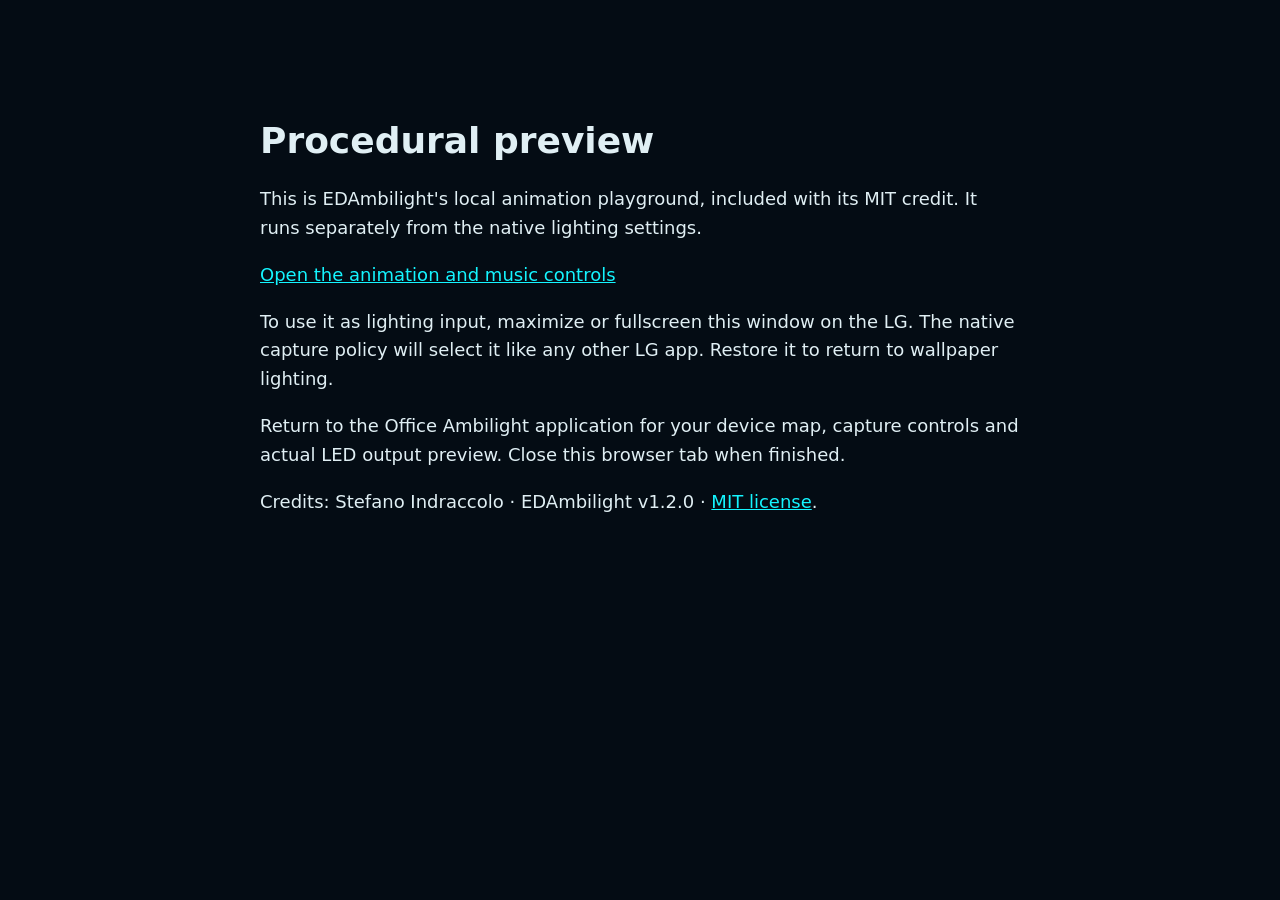
<file: third_party/ed-preview/index.html>
<!doctype html><html lang="en"><meta charset="utf-8"><meta name="viewport" content="width=device-width,initial-scale=1">
<title>Office Ambilight · procedural preview</title>
<style>body{background:#040c14;color:#e0eff4;font:18px system-ui;margin:8vh auto;padding:24px;max-width:760px}a{color:#14f5ff}p{line-height:1.6}</style>
<h1>Procedural preview</h1><p>This is EDAmbilight's local animation playground, included with its MIT credit. It runs separately from the native lighting settings.</p>
<p><a href="preview.html">Open the animation and music controls</a></p>
<p>To use it as lighting input, maximize or fullscreen this window on the LG. The native capture policy will select it like any other LG app. Restore it to return to wallpaper lighting.</p>
<p>Return to the Office Ambilight application for your device map, capture controls and actual LED output preview. Close this browser tab when finished.</p>
<p>Credits: Stefano Indraccolo · EDAmbilight v1.2.0 · <a href="LICENSE">MIT license</a>.</p></html>
</file>
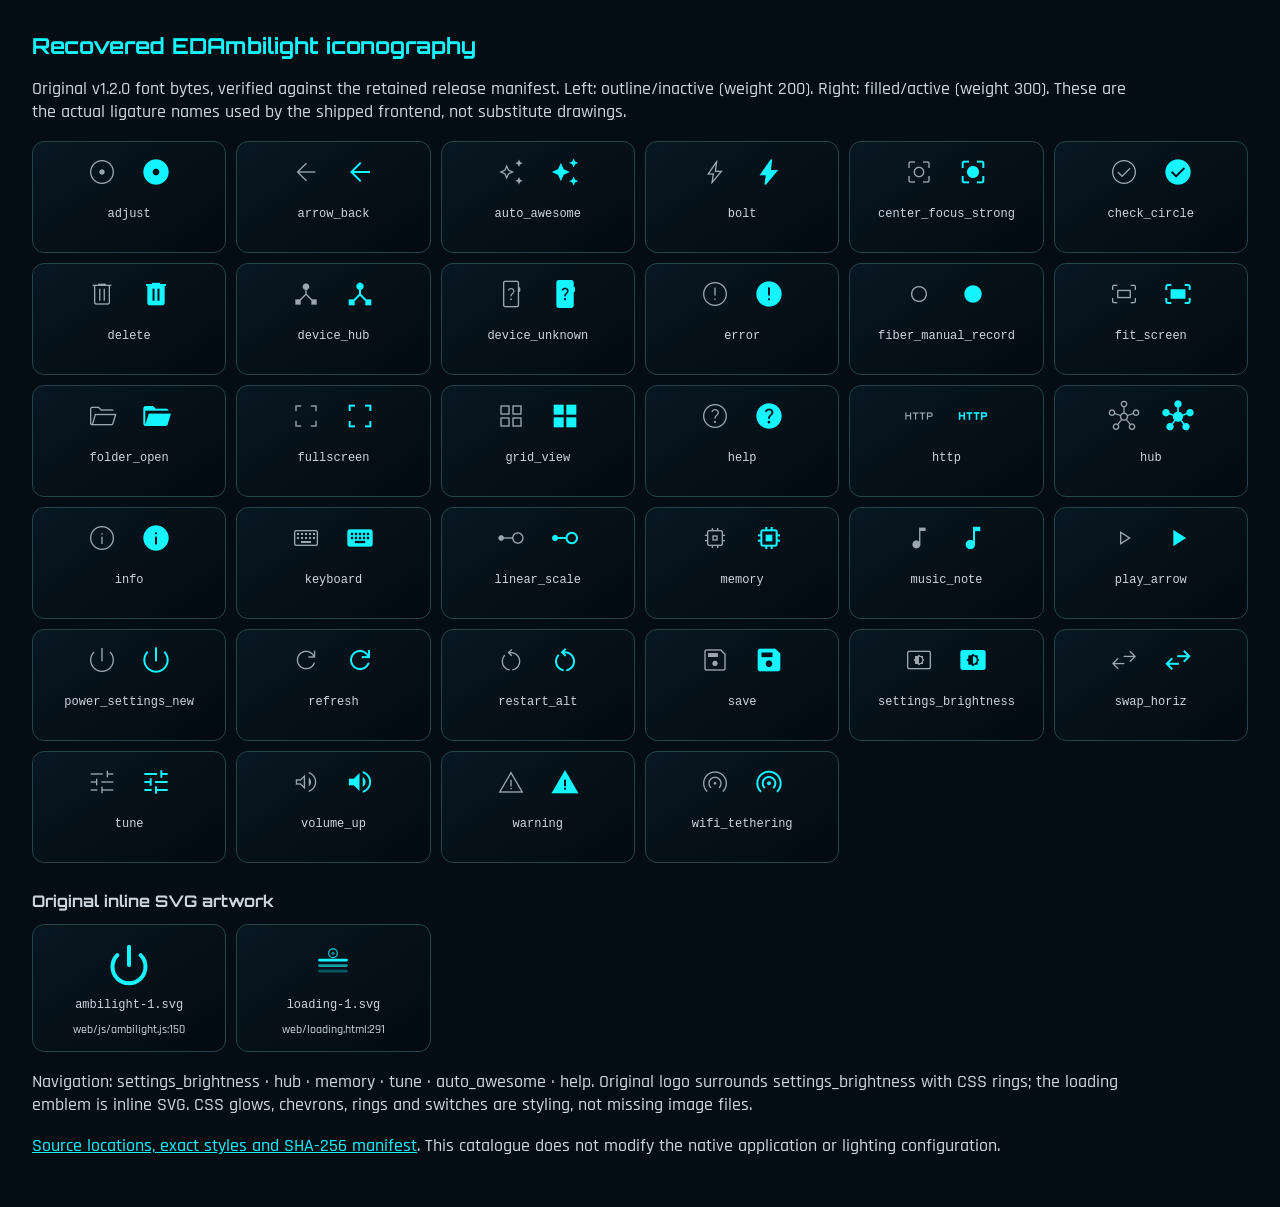
<file: design-reference/iconography/contact-sheet.html>
<!doctype html><html lang="en"><meta charset="utf-8">
<title>Recovered EDAmbilight iconography</title>
<style>
@font-face{font-family:Symbols;src:url('../../third_party/ed-preview/fonts/MaterialSymbolsOutlined.woff2') format('woff2');font-weight:100 700}
@font-face{font-family:Orbitron;src:url('../../third_party/ed-preview/fonts/Orbitron-700.woff2')}
@font-face{font-family:Rajdhani;src:url('../../third_party/ed-preview/fonts/Rajdhani-500.woff2')}
*{box-sizing:border-box}body{margin:0;padding:32px;background:#040c14;color:#cdd6e0;font:18px Rajdhani,sans-serif}
h1{font:22px Orbitron;color:#14f5ff;margin:0 0 16px}h2{font:16px Orbitron;margin-top:28px}p{max-width:1100px}
.grid{display:grid;grid-template-columns:repeat(6,minmax(0,1fr));gap:10px}article{border:1px solid #24444b;border-radius:12px;background:linear-gradient(145deg,#091722,#020a10);padding:14px;text-align:center;min-height:112px}
.samples{display:flex;justify-content:center;gap:22px;margin-bottom:12px}.glyph{font-family:Symbols;font-size:32px;line-height:1;font-variation-settings:'FILL' 0,'wght' 200,'GRAD' 0,'opsz' 24;font-feature-settings:'liga';color:#9ca6af}.active{font-variation-settings:'FILL' 1,'wght' 300,'GRAD' 0,'opsz' 24;color:#14f5ff}
code{font:12px monospace;overflow-wrap:anywhere}small{display:block;font-size:12px;margin-top:8px}.original-svg{height:52px;display:flex;align-items:center;justify-content:center;color:#14f5ff}.original-svg svg{width:44px;height:44px}a{color:#14f5ff}
</style><h1>Recovered EDAmbilight iconography</h1>
<p>Original v1.2.0 font bytes, verified against the retained release manifest. Left: outline/inactive (weight 200). Right: filled/active (weight 300). These are the actual ligature names used by the shipped frontend, not substitute drawings.</p>
<div class="grid"><article><div class="samples"><span class="glyph">adjust</span><span class="glyph active">adjust</span></div><code>adjust</code></article><article><div class="samples"><span class="glyph">arrow_back</span><span class="glyph active">arrow_back</span></div><code>arrow_back</code></article><article><div class="samples"><span class="glyph">auto_awesome</span><span class="glyph active">auto_awesome</span></div><code>auto_awesome</code></article><article><div class="samples"><span class="glyph">bolt</span><span class="glyph active">bolt</span></div><code>bolt</code></article><article><div class="samples"><span class="glyph">center_focus_strong</span><span class="glyph active">center_focus_strong</span></div><code>center_focus_strong</code></article><article><div class="samples"><span class="glyph">check_circle</span><span class="glyph active">check_circle</span></div><code>check_circle</code></article><article><div class="samples"><span class="glyph">delete</span><span class="glyph active">delete</span></div><code>delete</code></article><article><div class="samples"><span class="glyph">device_hub</span><span class="glyph active">device_hub</span></div><code>device_hub</code></article><article><div class="samples"><span class="glyph">device_unknown</span><span class="glyph active">device_unknown</span></div><code>device_unknown</code></article><article><div class="samples"><span class="glyph">error</span><span class="glyph active">error</span></div><code>error</code></article><article><div class="samples"><span class="glyph">fiber_manual_record</span><span class="glyph active">fiber_manual_record</span></div><code>fiber_manual_record</code></article><article><div class="samples"><span class="glyph">fit_screen</span><span class="glyph active">fit_screen</span></div><code>fit_screen</code></article><article><div class="samples"><span class="glyph">folder_open</span><span class="glyph active">folder_open</span></div><code>folder_open</code></article><article><div class="samples"><span class="glyph">fullscreen</span><span class="glyph active">fullscreen</span></div><code>fullscreen</code></article><article><div class="samples"><span class="glyph">grid_view</span><span class="glyph active">grid_view</span></div><code>grid_view</code></article><article><div class="samples"><span class="glyph">help</span><span class="glyph active">help</span></div><code>help</code></article><article><div class="samples"><span class="glyph">http</span><span class="glyph active">http</span></div><code>http</code></article><article><div class="samples"><span class="glyph">hub</span><span class="glyph active">hub</span></div><code>hub</code></article><article><div class="samples"><span class="glyph">info</span><span class="glyph active">info</span></div><code>info</code></article><article><div class="samples"><span class="glyph">keyboard</span><span class="glyph active">keyboard</span></div><code>keyboard</code></article><article><div class="samples"><span class="glyph">linear_scale</span><span class="glyph active">linear_scale</span></div><code>linear_scale</code></article><article><div class="samples"><span class="glyph">memory</span><span class="glyph active">memory</span></div><code>memory</code></article><article><div class="samples"><span class="glyph">music_note</span><span class="glyph active">music_note</span></div><code>music_note</code></article><article><div class="samples"><span class="glyph">play_arrow</span><span class="glyph active">play_arrow</span></div><code>play_arrow</code></article><article><div class="samples"><span class="glyph">power_settings_new</span><span class="glyph active">power_settings_new</span></div><code>power_settings_new</code></article><article><div class="samples"><span class="glyph">refresh</span><span class="glyph active">refresh</span></div><code>refresh</code></article><article><div class="samples"><span class="glyph">restart_alt</span><span class="glyph active">restart_alt</span></div><code>restart_alt</code></article><article><div class="samples"><span class="glyph">save</span><span class="glyph active">save</span></div><code>save</code></article><article><div class="samples"><span class="glyph">settings_brightness</span><span class="glyph active">settings_brightness</span></div><code>settings_brightness</code></article><article><div class="samples"><span class="glyph">swap_horiz</span><span class="glyph active">swap_horiz</span></div><code>swap_horiz</code></article><article><div class="samples"><span class="glyph">tune</span><span class="glyph active">tune</span></div><code>tune</code></article><article><div class="samples"><span class="glyph">volume_up</span><span class="glyph active">volume_up</span></div><code>volume_up</code></article><article><div class="samples"><span class="glyph">warning</span><span class="glyph active">warning</span></div><code>warning</code></article><article><div class="samples"><span class="glyph">wifi_tethering</span><span class="glyph active">wifi_tethering</span></div><code>wifi_tethering</code></article></div><h2>Original inline SVG artwork</h2><div class="grid"><article><div class="original-svg"><svg xmlns="http://www.w3.org/2000/svg" viewBox="0 0 24 24" fill="none" stroke="currentColor"
    stroke-width="2.2" stroke-linecap="round" width="15" height="15"
    style="position:relative;z-index:1;pointer-events:none;">
  <path d="M18.36 6.64a9 9 0 1 1-12.73 0"/>
  <line x1="12" y1="2" x2="12" y2="12"/>
</svg></div><code>ambilight-1.svg</code><small>web/js/ambilight.js:150</small></article><article><div class="original-svg"><svg xmlns="http://www.w3.org/2000/svg" viewBox="0 0 56 56" fill="none" width="52" height="52">
                    <!-- Screen glow bars -->
                    <rect x="9"  y="20" width="38" height="3.5" rx="1.75" fill="#14F5FF"/>
                    <rect x="9"  y="27" width="38" height="3.5" rx="1.75" fill="#14F5FF" opacity=".62"/>
                    <rect x="9"  y="34" width="38" height="3.5" rx="1.75" fill="#14F5FF" opacity=".30"/>
                    <!-- Monitor dot -->
                    <circle cx="28" cy="13" r="5.5" stroke="#14F5FF" stroke-width="1.5" opacity=".85"/>
                    <circle cx="28" cy="13" r="2"   fill="#14F5FF" opacity=".55"/>
                </svg></div><code>loading-1.svg</code><small>web/loading.html:291</small></article></div>
<p>Navigation: settings_brightness · hub · memory · tune · auto_awesome · help. Original logo surrounds settings_brightness with CSS rings; the loading emblem is inline SVG. CSS glows, chevrons, rings and switches are styling, not missing image files.</p>
<p><a href="manifest.json">Source locations, exact styles and SHA-256 manifest</a>. This catalogue does not modify the native application or lighting configuration.</p></html>
</file>
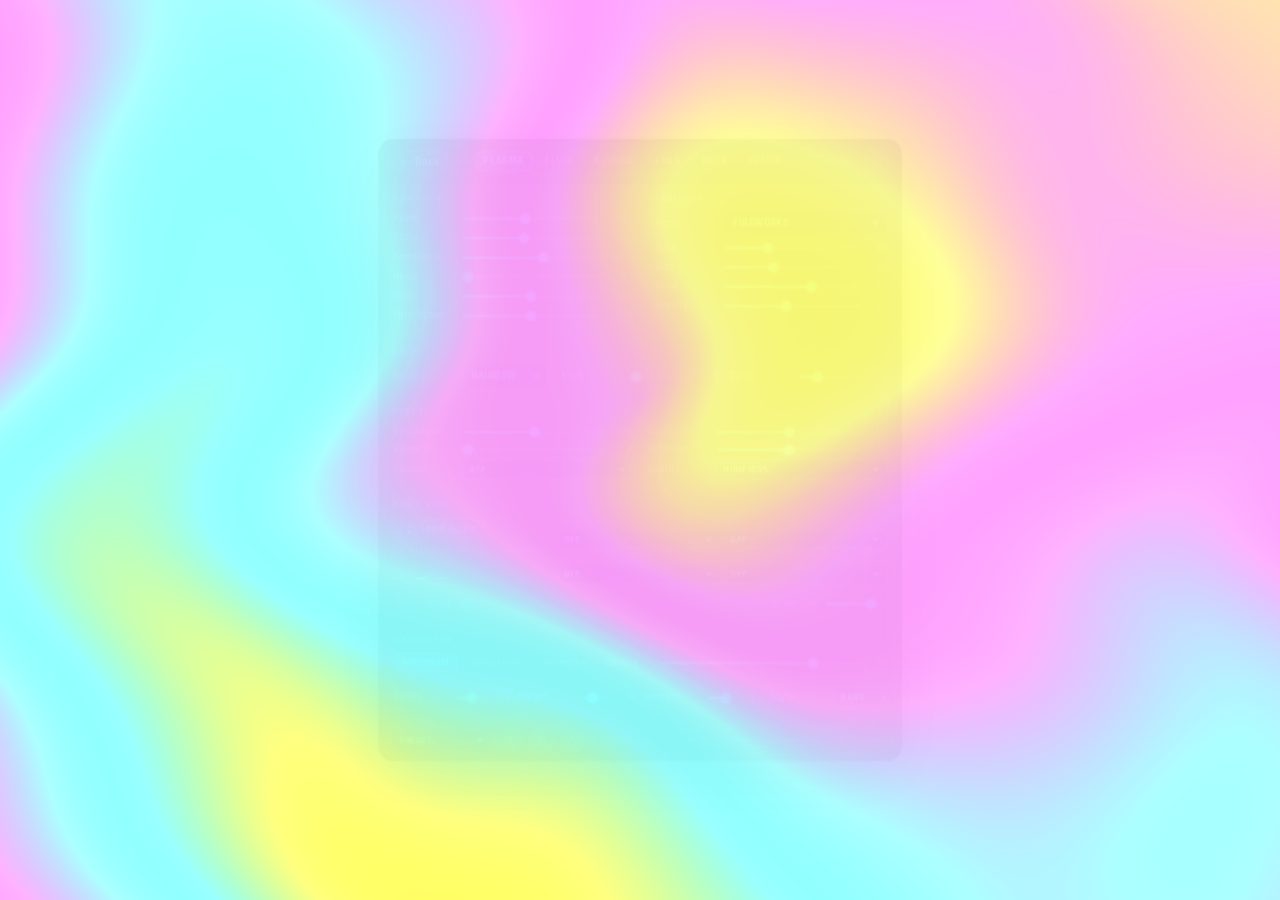
<file: third_party/ed-preview/preview.html>
<!DOCTYPE html>
<html lang="it">
<head>
    <meta charset="UTF-8">
    <meta name="viewport" content="width=device-width, initial-scale=1.0">
    <title>EDAmbilight — Live Preview</title>
    <link href="css/fonts.css" rel="stylesheet">
    <style>
        @font-face {
            font-family:'Material Symbols Outlined'; font-style:normal; font-weight:100 700;
            src:url('fonts/MaterialSymbolsOutlined.woff2') format('woff2'); font-display:block;
        }
        .material-symbols-outlined {
            font-family:'Material Symbols Outlined'; font-style:normal; font-weight:normal;
            font-size:24px; display:inline-block; line-height:1; text-transform:none;
            letter-spacing:normal; word-wrap:normal; white-space:nowrap; direction:ltr;
            font-variation-settings:'FILL' 0,'wght' 200,'GRAD' 0,'opsz' 24;
        }

        * { margin:0; padding:0; box-sizing:border-box; }
        html, body { width:100%; height:100%; overflow:hidden; background:#000; }

        #glcanvas  { position:fixed; top:0; left:0; width:100%; height:100%; display:block; z-index:1; }
        #vizcanvas { position:fixed; top:0; left:0; width:100%; height:100%; display:block;
                     pointer-events:none; z-index:5;
                     transition:opacity .8s cubic-bezier(0.23,1,0.32,1); }
        #fxcanvas  { position:fixed; top:0; left:0; width:100%; height:100%; display:block;
                     pointer-events:none; z-index:3; }

        /* ── Centered floating panel ──────────────────────────────────── */
        #panel {
            position:fixed; top:50%; left:50%; transform:translate(-50%,-50%);
            width:540px;
            max-height:calc(100vh - 60px); overflow-y:auto; overflow-x:hidden;
            scrollbar-width:thin; scrollbar-color:rgba(20,245,255,.18) transparent;
            background:rgba(4,10,22,0.88);
            backdrop-filter:blur(28px) saturate(160%);
            -webkit-backdrop-filter:blur(28px) saturate(160%);
            border:1px solid rgba(255,255,255,.10);
            border-radius:16px;
            box-shadow:0 16px 64px rgba(0,0,0,.7), 0 0 0 1px rgba(20,245,255,.06);
            z-index:10;
            transition:opacity .8s cubic-bezier(0.23,1,0.32,1), transform .8s cubic-bezier(0.23,1,0.32,1);
        }
        #panel::-webkit-scrollbar { width:4px; }
        #panel::-webkit-scrollbar-track { background:transparent; }
        #panel::-webkit-scrollbar-thumb { background:rgba(20,245,255,.18); border-radius:2px; }
        body.ui-faded #panel { opacity:0.04; transform:translate(-50%,-50%) scale(0.97); pointer-events:none; }

        /* Panel header */
        #panel-header {
            display:flex; align-items:center; gap:8px; padding:9px 12px;
            border-bottom:1px solid rgba(255,255,255,.06);
            position:sticky; top:0; z-index:2;
            background:rgba(4,10,22,0.92);
        }
        .btn-back {
            display:flex; align-items:center; gap:4px; padding:4px 10px 4px 6px;
            background:rgba(255,255,255,.07); border:1px solid rgba(255,255,255,.12);
            border-radius:30px; color:rgba(255,255,255,.65); cursor:pointer; text-decoration:none;
            font-family:'Rajdhani',sans-serif; font-size:11.5px; font-weight:600; letter-spacing:.05em;
            flex-shrink:0; transition:all .2s cubic-bezier(0.23,1,0.32,1);
        }
        .btn-back:hover { background:rgba(255,255,255,.13); color:#fff; }
        .btn-back .material-symbols-outlined { font-size:14px; }
        .effects { display:flex; align-items:center; gap:2px; flex:1; justify-content:center; }
        .pill {
            padding:3px 9px; border-radius:20px; background:transparent;
            border:1px solid transparent; color:rgba(255,255,255,.32); cursor:pointer;
            font-family:'Rajdhani',sans-serif; font-size:11px; font-weight:700;
            letter-spacing:.07em; text-transform:uppercase;
            transition:all .18s cubic-bezier(0.23,1,0.32,1);
        }
        .pill:hover { color:rgba(255,255,255,.72); background:rgba(255,255,255,.07); }
        .pill.active { background:rgba(20,245,255,.14); border-color:rgba(20,245,255,.42); color:rgba(20,245,255,.95); box-shadow:0 0 10px rgba(20,245,255,.11); }
        .icon-btn {
            display:flex; align-items:center; justify-content:center;
            width:26px; height:26px; border-radius:50%; flex-shrink:0;
            background:rgba(255,255,255,.07); border:1px solid rgba(255,255,255,.12);
            color:rgba(255,255,255,.45); cursor:pointer; transition:all .2s cubic-bezier(0.23,1,0.32,1);
        }
        .icon-btn:hover { background:rgba(255,255,255,.13); color:#fff; }
        .icon-btn .material-symbols-outlined { font-size:13px; }

        /* Separator */
        .psep { height:1px; background:rgba(255,255,255,.055); }

        /* ── Params grid ──────────────────────────────────────────────── */
        #params-grid { display:grid; grid-template-columns:1fr 1fr; gap:0; }
        .param-col { padding:10px 14px; }
        .param-col + .param-col { border-left:1px solid rgba(255,255,255,.055); }
        .col-label {
            font-family:'Rajdhani',sans-serif; font-size:9px; font-weight:700;
            letter-spacing:.14em; text-transform:uppercase;
            color:rgba(20,245,255,.5); margin-bottom:8px;
        }
        .param-row {
            display:flex; align-items:center; gap:6px; margin-bottom:6px;
        }
        .param-row label {
            font-family:'Rajdhani',sans-serif; font-size:11px; font-weight:600;
            color:rgba(255,255,255,.38); letter-spacing:.02em;
            width:66px; flex-shrink:0;
        }
        input[type=range] {
            -webkit-appearance:none; appearance:none; flex:1; height:3px;
            background:linear-gradient(to right,
                rgba(20,245,255,.70) 0%, rgba(20,245,255,.70) var(--fill,0%),
                rgba(255,255,255,.14) var(--fill,0%), rgba(255,255,255,.14) 100%);
            border-radius:2px; cursor:pointer; outline:none; min-width:0;
        }
        input[type=range]:disabled { opacity:.35; cursor:default; }
        input[type=range]::-webkit-slider-thumb {
            -webkit-appearance:none; width:11px; height:11px; border-radius:50%;
            background:rgba(20,245,255,.88); box-shadow:0 0 6px rgba(20,245,255,.45); cursor:pointer;
        }
        input[type=range]::-moz-range-thumb {
            width:11px; height:11px; border-radius:50%; border:none;
            background:rgba(20,245,255,.88); box-shadow:0 0 6px rgba(20,245,255,.45); cursor:pointer;
        }
        .pval {
            font-family:monospace; font-size:10px; color:rgba(255,255,255,.28);
            min-width:22px; text-align:right; flex-shrink:0;
        }

        /* ── Color section ────────────────────────────────────────────── */
        #color-row { padding:8px 14px 10px; border-top:1px solid rgba(255,255,255,.055); }
        .color-inner { display:flex; align-items:center; flex-wrap:wrap; gap:10px; margin-top:6px; }
        .color-inner .param-row { margin-bottom:0; flex:1; min-width:100px; }
        select {
            background: rgb(5,13,26);
            background-image: url("data:image/svg+xml,%3Csvg xmlns='http://www.w3.org/2000/svg' width='8' height='5'%3E%3Cpolygon points='0,0 8,0 4,5' fill='%2314F5FF' opacity='0.6'/%3E%3C/svg%3E");
            background-repeat: no-repeat;
            background-position: right 7px center;
            border: 1px solid rgba(20,245,255,.28);
            border-radius: 5px;
            color: rgba(20,245,255,.85);
            font-family: 'Rajdhani', sans-serif; font-size: 11px;
            font-weight: 700; letter-spacing: .06em; text-transform: uppercase;
            padding: 4px 22px 4px 8px;
            cursor: pointer; outline: none;
            -webkit-appearance: none; appearance: none;
            transition: border-color .2s, box-shadow .2s;
        }
        select:hover {
            border-color: rgba(20,245,255,.55);
            box-shadow: 0 0 8px rgba(20,245,255,.12), inset 0 0 0 1px rgba(20,245,255,.06);
        }
        select:focus {
            border-color: rgba(20,245,255,.75);
            box-shadow: 0 0 14px rgba(20,245,255,.18);
        }
        option {
            background: rgb(5,13,26);
            color: rgba(255,255,255,.88);
            font-weight: 600;
        }
        #p-palette { min-width:88px; }

        /* ── Music section ────────────────────────────────────────────── */
        #music-row { padding:8px 14px 10px; border-top:1px solid rgba(255,255,255,.055); }
        .music-inner { display:flex; align-items:flex-start; gap:14px; margin-top:6px; }
        .music-load { flex-shrink:0; }
        .btn-load {
            display:flex; align-items:center; gap:5px; padding:4px 10px;
            background:rgba(255,255,255,.07); border:1px solid rgba(255,255,255,.12);
            border-radius:8px; color:rgba(255,255,255,.6); cursor:pointer;
            font-family:'Rajdhani',sans-serif; font-size:11px; font-weight:600;
            letter-spacing:.04em; white-space:nowrap; transition:all .2s;
        }
        .btn-load:hover { background:rgba(255,255,255,.13); color:#fff; }
        .btn-load .material-symbols-outlined { font-size:13px; }
        #music-status { font-size:9px; color:rgba(255,255,255,.22); margin-top:4px; font-family:monospace; }
        /* Small inline VU bars in panel header */
        #music-vis { display:flex; gap:3px; align-items:flex-end; height:20px; margin-top:5px; }
        .vu-bar { width:12px; border-radius:2px 2px 0 0; transition:height .06s linear; min-height:2px; }
        #vu-bass { background:rgba(255,80,80,.8);  height:2px; }
        #vu-mid  { background:rgba(80,255,120,.8); height:2px; }
        #vu-high { background:rgba(80,160,255,.8); height:2px; }
        .vu-lbl { font-size:8px; color:rgba(255,255,255,.22); font-family:monospace; text-transform:uppercase; align-self:flex-end; line-height:1.8; }
        /* Bindings */
        .music-binds { flex:1; display:grid; grid-template-columns:1fr 1fr; gap:5px; }
        .bind-row { display:flex; flex-direction:column; gap:2px; }
        .bind-lbl { font-family:'Rajdhani',sans-serif; font-size:9px; color:rgba(255,255,255,.3); letter-spacing:.08em; text-transform:uppercase; }
        .bind-row select { width:100%; font-size:10px; padding:2px 4px; }

        /* ── Visualizer section ───────────────────────────────────────── */
        #viz-row { padding:8px 14px 10px; border-top:1px solid rgba(255,255,255,.055); }
        .viz-controls {
            display:flex; align-items:center; gap:8px; margin-top:6px; margin-bottom:8px; flex-wrap:wrap;
        }
        .viz-toggles { display:flex; gap:3px; flex-shrink:0; }
        .viz-pill {
            padding:3px 9px; border-radius:20px; background:transparent;
            border:1px solid rgba(255,255,255,.14); color:rgba(255,255,255,.28); cursor:pointer;
            font-family:'Rajdhani',sans-serif; font-size:10px; font-weight:700;
            letter-spacing:.07em; text-transform:uppercase;
            transition:all .18s cubic-bezier(0.23,1,0.32,1);
        }
        .viz-pill:hover { color:rgba(255,255,255,.6); border-color:rgba(255,255,255,.28); }
        .viz-pill.active {
            background:rgba(20,245,255,.12); border-color:rgba(20,245,255,.36);
            color:rgba(20,245,255,.88); box-shadow:0 0 7px rgba(20,245,255,.09);
        }
        .viz-params {
            flex-wrap:wrap; gap:4px 8px; padding-top:7px;
            border-top:1px solid rgba(255,255,255,.04);
        }
        .viz-params .param-row { margin-bottom:2px; min-width:110px; flex:1; }
        .viz-params .param-row label { width:60px; }
        .viz-params select { flex:1; font-size:10px; padding:3px 20px 3px 6px; }
        .viz-op-row { display:flex; align-items:center; gap:6px; flex:1; min-width:120px; margin-bottom:0; }
        .viz-op-row label { font-family:'Rajdhani',sans-serif; font-size:11px; font-weight:600; color:rgba(255,255,255,.38); width:52px; flex-shrink:0; }

        /* ── Post FX section ──────────────────────────────────────────── */
        #post-row { padding:8px 14px 10px; border-top:1px solid rgba(255,255,255,.055); }
        .post-inner { display:grid; grid-template-columns:1fr 1fr; gap:2px 14px; margin-top:6px; }
        .post-inner .param-row { margin-bottom:2px; }
        .post-inner select { flex:1; font-size:10px; padding:3px 20px 3px 6px; }

        /* ── Audio player ─────────────────────────────────────────────── */
        .player-row { display:flex; align-items:center; gap:7px; margin-top:8px; }
        .ptime { font-family:monospace; font-size:9.5px; color:rgba(255,255,255,.35); min-width:30px; text-align:center; flex-shrink:0; }
        .vol-ico { font-size:13px !important; color:rgba(255,255,255,.30); flex-shrink:0; }
        #p-vol { max-width:64px; }
        #btn-play[disabled] { opacity:.35; pointer-events:none; }

        /* ── Footer: presets + shortcuts ──────────────────────────────── */
        #panel-footer { display:flex; align-items:center; gap:6px; padding:8px 12px; border-top:1px solid rgba(255,255,255,.06); }
        #preset-sel { min-width:104px; font-size:10px; }
        .hints { margin-left:auto; font-family:monospace; font-size:8.5px; color:rgba(255,255,255,.22); white-space:nowrap; }

        /* ── FPS readout ──────────────────────────────────────────────── */
        #fps { font-family:monospace; font-size:9px; color:rgba(255,255,255,.30); min-width:44px; text-align:right; flex-shrink:0; }

        /* ── WebGL fallback ───────────────────────────────────────────── */
        #webgl-err { display:none; position:fixed; inset:0; z-index:50; align-items:center; justify-content:center; background:#04080f; }
        #webgl-err .err-box { text-align:center; font-family:'Rajdhani',sans-serif; color:rgba(255,255,255,.75); max-width:420px; padding:20px; }
        #webgl-err h2 { font-family:'Orbitron',sans-serif; font-size:16px; letter-spacing:.08em; margin:10px 0 6px; color:#fff; }
        #webgl-err p { font-size:13px; color:rgba(255,255,255,.5); line-height:1.5; }
    </style>
</head>
<body>
    <canvas id="glcanvas"></canvas>
    <canvas id="fxcanvas"></canvas>
    <canvas id="vizcanvas"></canvas>

    <div id="webgl-err">
        <div class="err-box">
            <span class="material-symbols-outlined" style="font-size:44px;color:rgba(20,245,255,.6);">warning</span>
            <h2>WebGL not available</h2>
            <p>This page needs WebGL to render the effects. Enable hardware acceleration in your browser settings and reload.</p>
            <a href="index.html" class="btn-back" style="display:inline-flex;margin-top:14px;">
                <span class="material-symbols-outlined">arrow_back</span>Back
            </a>
        </div>
    </div>

    <!-- Centered panel -->
    <div id="panel">
        <!-- Header -->
        <div id="panel-header">
            <button class="btn-back" onclick="goBack()">
                <span class="material-symbols-outlined">arrow_back</span>Back
            </button>
            <div class="effects">
                <button class="pill active" data-effect="plasma" onclick="setEffect(this)">Plasma</button>
                <button class="pill"        data-effect="fluid"  onclick="setEffect(this)">Fluid</button>
                <button class="pill"        data-effect="aurora" onclick="setEffect(this)">Aurora</button>
                <button class="pill"        data-effect="lava"   onclick="setEffect(this)">Lava</button>
                <button class="pill"        data-effect="neon"   onclick="setEffect(this)">Neon</button>
                <button class="pill"        data-effect="flame"  onclick="setEffect(this)">Flame</button>
            </div>
            <span id="fps"></span>
            <button class="icon-btn" onclick="toggleFullscreen()" title="Fullscreen (F)">
                <span class="material-symbols-outlined" id="fs-icon">fullscreen</span>
            </button>
        </div>

        <!-- Animation + Particles grid -->
        <div id="params-grid">
            <div class="param-col">
                <div class="col-label">Animation</div>
                <div class="param-row"><label>Speed</label>     <input type="range" id="p-speed"  min="0" max="100" value="45"><span class="pval" id="pv-speed">45</span></div>
                <div class="param-row"><label>Scale</label>     <input type="range" id="p-scale"  min="10" max="100" value="50"><span class="pval" id="pv-scale">50</span></div>
                <div class="param-row"><label>Amplitude</label> <input type="range" id="p-amp"    min="0" max="100" value="60"><span class="pval" id="pv-amp">60</span></div>
                <div class="param-row"><label>Noise</label>     <input type="range" id="p-noise"  min="0" max="100" value="0"><span class="pval" id="pv-noise">0</span></div>
                <div class="param-row"><label>Turb</label>      <input type="range" id="p-turb"   min="0" max="100" value="50"><span class="pval" id="pv-turb">50</span></div>
                <div class="param-row"><label>Turb Speed</label><input type="range" id="p-turbsp" min="0" max="100" value="50"><span class="pval" id="pv-turbsp">50</span></div>
            </div>
            <div class="param-col">
                <div class="col-label">Particles</div>
                <div class="param-row"><label>Mode</label>
                    <select id="p-fxmode" style="flex:1">
                        <option value="off">Off</option>
                        <option value="orbs">Orbs</option>
                        <option value="fireworks" selected>Fireworks</option>
                        <option value="embers">Embers</option>
                        <option value="comets">Comets</option>
                        <option value="flares">Flares</option>
                    </select>
                </div>
                <div class="param-row"><label>Rate</label>      <input type="range" id="p-fxrate" min="0" max="100" value="30"><span class="pval" id="pv-fxrate">30</span></div>
                <div class="param-row"><label>Size</label>      <input type="range" id="p-bsize"  min="0" max="100" value="35"><span class="pval" id="pv-bsize">35</span></div>
                <div class="param-row"><label>Glow</label>      <input type="range" id="p-bglow"  min="0" max="100" value="65"><span class="pval" id="pv-bglow">65</span></div>
                <div class="param-row"><label>Gravity</label>   <input type="range" id="p-fxgrav" min="0" max="100" value="45"><span class="pval" id="pv-fxgrav">45</span></div>
            </div>
        </div>

        <!-- Color section -->
        <div id="color-row">
            <div class="col-label">Color</div>
            <div class="color-inner">
                <div class="param-row">
                    <label>Palette</label>
                    <select id="p-palette">
                        <option value="0">Rainbow</option>
                        <option value="1">Fire</option>
                        <option value="2">Ocean</option>
                        <option value="3">Neon</option>
                        <option value="4">Sunset</option>
                    </select>
                </div>
                <div class="param-row" style="flex:1;min-width:110px;">
                    <label>Shift</label><input type="range" id="p-shift" min="0" max="100" value="0"><span class="pval" id="pv-shift">0</span>
                </div>
                <div class="param-row" style="flex:1;min-width:110px;">
                    <label>Cycle</label><input type="range" id="p-cycle" min="0" max="100" value="25"><span class="pval" id="pv-cycle">25</span>
                </div>
            </div>
        </div>

        <!-- Post FX section -->
        <div id="post-row">
            <div class="col-label">Post FX</div>
            <div class="post-inner">
                <div class="param-row"><label>Saturation</label><input type="range" id="p-sat" min="0" max="200" value="100"><span class="pval" id="pv-sat">100</span></div>
                <div class="param-row"><label>Contrast</label>  <input type="range" id="p-con" min="50" max="150" value="100"><span class="pval" id="pv-con">100</span></div>
                <div class="param-row"><label>Vignette</label>  <input type="range" id="p-vig" min="0" max="100" value="0"><span class="pval" id="pv-vig">0</span></div>
                <div class="param-row"><label>Rotation</label>  <input type="range" id="p-rot" min="-100" max="100" value="0"><span class="pval" id="pv-rot">0</span></div>
                <div class="param-row"><label>Kaleido</label>
                    <select id="p-kal">
                        <option value="0">Off</option>
                        <option value="2">2×</option>
                        <option value="4">4×</option>
                        <option value="6">6×</option>
                        <option value="8">8×</option>
                    </select>
                </div>
                <div class="param-row"><label>Quality</label>
                    <select id="p-qual">
                        <option value="0.5">Low 50%</option>
                        <option value="0.75">Med 75%</option>
                        <option value="1" selected>High 100%</option>
                        <option value="dpr">Native DPI</option>
                    </select>
                </div>
            </div>
        </div>

        <!-- Music section -->
        <div id="music-row">
            <div class="col-label">Music Sync</div>
            <div class="music-inner">
                <div class="music-load">
                    <button class="btn-load" onclick="document.getElementById('mp3-input').click()">
                        <span class="material-symbols-outlined">music_note</span>Load Audio
                    </button>
                    <input type="file" id="mp3-input" accept="audio/*" style="display:none" onchange="loadAudio(this)">
                    <div id="music-status">No file — drop audio anywhere</div>
                    <div id="music-vis">
                        <div class="vu-bar" id="vu-bass"></div>
                        <div class="vu-lbl">B</div>
                        <div class="vu-bar" id="vu-mid"></div>
                        <div class="vu-lbl">M</div>
                        <div class="vu-bar" id="vu-high"></div>
                        <div class="vu-lbl">H</div>
                    </div>
                </div>
                <div class="music-binds">
                    <div class="bind-row">
                        <div class="bind-lbl">Bass →</div>
                        <select id="bind-bass">
                            <option value="">Off</option>
                            <option value="amplitude">Amplitude</option>
                            <option value="speed">Speed</option>
                            <option value="noise">Noise</option>
                        </select>
                    </div>
                    <div class="bind-row">
                        <div class="bind-lbl">Mid →</div>
                        <select id="bind-mid">
                            <option value="">Off</option>
                            <option value="cycle">Color Cycle</option>
                            <option value="scale">Scale</option>
                            <option value="noise">Noise</option>
                        </select>
                    </div>
                    <div class="bind-row">
                        <div class="bind-lbl">Treble →</div>
                        <select id="bind-high">
                            <option value="">Off</option>
                            <option value="noise">Noise</option>
                            <option value="bglow">Particle Glow</option>
                        </select>
                    </div>
                    <div class="bind-row">
                        <div class="bind-lbl">Beat →</div>
                        <select id="bind-beat">
                            <option value="">Off</option>
                            <option value="burst">Particle Burst</option>
                            <option value="shift">Color Shift</option>
                        </select>
                    </div>
                </div>
            </div>
            <div class="player-row">
                <button class="icon-btn" id="btn-play" disabled title="Play/Pause (Space)">
                    <span class="material-symbols-outlined" id="play-icon">play_arrow</span>
                </button>
                <span class="ptime" id="t-cur">0:00</span>
                <input type="range" id="p-seek" min="0" max="1000" value="0" disabled>
                <span class="ptime" id="t-dur">0:00</span>
                <span class="material-symbols-outlined vol-ico">volume_up</span>
                <input type="range" id="p-vol" min="0" max="100" value="80" title="Volume">
            </div>
        </div>

        <!-- Visualizer section -->
        <div id="viz-row">
            <div class="col-label">Visualizers</div>
            <div class="viz-controls">
                <div class="viz-toggles">
                    <button class="viz-pill active" data-viz="spectrum">Spectrum</button>
                    <button class="viz-pill"        data-viz="wave">Waveform</button>
                    <button class="viz-pill"        data-viz="vu">VU Meter</button>
                </div>
                <div class="viz-op-row">
                    <label>Opacity</label>
                    <input type="range" id="p-viz-op" min="10" max="100" value="80">
                    <span class="pval" id="pv-viz-op">80</span>
                </div>
            </div>

            <!-- Spectrum params -->
            <div id="vp-spectrum" class="viz-params" style="display:flex">
                <div class="param-row"><label>Bands</label><input type="range" id="p-spec-bands" min="16" max="96" value="64"><span class="pval" id="pv-spec-bands">64</span></div>
                <div class="param-row"><label>Height</label><input type="range" id="p-spec-h" min="5" max="80" value="28"><span class="pval" id="pv-spec-h">28</span></div>
                <div class="param-row"><label>Smooth</label><input type="range" id="p-spec-sm" min="0" max="95" value="72"><span class="pval" id="pv-spec-sm">72</span></div>
                <div class="param-row"><label>Style</label>
                    <select id="p-spec-style" style="flex:1">
                        <option value="bars">Bars</option>
                        <option value="mirror">Mirror</option>
                        <option value="fill">Fill</option>
                    </select>
                </div>
            </div>

            <!-- Waveform params -->
            <div id="vp-wave" class="viz-params" style="display:none">
                <div class="param-row"><label>Amplitude</label><input type="range" id="p-wave-amp" min="5" max="100" value="60"><span class="pval" id="pv-wave-amp">60</span></div>
                <div class="param-row"><label>Thickness</label><input type="range" id="p-wave-w" min="1" max="8" value="2"><span class="pval" id="pv-wave-w">2</span></div>
                <div class="param-row"><label>Style</label>
                    <select id="p-wave-style" style="flex:1">
                        <option value="line">Line</option>
                        <option value="mirror">Mirror</option>
                        <option value="circle">Circle</option>
                    </select>
                </div>
            </div>

            <!-- VU Meter params -->
            <div id="vp-vu" class="viz-params" style="display:none">
                <div class="param-row"><label>Width</label><input type="range" id="p-vu-w" min="10" max="50" value="22"><span class="pval" id="pv-vu-w">22</span></div>
                <div class="param-row"><label>Style</label>
                    <select id="p-vu-style" style="flex:1">
                        <option value="segments">Segments</option>
                        <option value="gradient">Gradient</option>
                        <option value="neon">Neon</option>
                    </select>
                </div>
            </div>
        </div>

        <!-- Footer: presets + shortcuts -->
        <div id="panel-footer">
            <select id="preset-sel" title="Presets"><option value="">Preset…</option></select>
            <button class="icon-btn" id="btn-preset-save" title="Save preset"><span class="material-symbols-outlined">save</span></button>
            <button class="icon-btn" id="btn-preset-del" title="Delete preset"><span class="material-symbols-outlined">delete</span></button>
            <button class="icon-btn" id="btn-reset" title="Reset to defaults"><span class="material-symbols-outlined">restart_alt</span></button>
            <span class="hints">F&nbsp;fullscreen · H&nbsp;hide&nbsp;UI · Space&nbsp;play · ←→&nbsp;seek · 1-6&nbsp;effects</span>
        </div>

    </div><!-- /panel -->

    <!-- Standalone preview: no Eel server or lighting writer. -->
    <script src="js/common.js"></script>
    <script>
    'use strict';

    // ══════════════════════════════════════════════════════════════
    //  Color palettes — IQ cosine palette: a + b*cos(2π(c*t + d))
    // ══════════════════════════════════════════════════════════════
    const PALETTES = [
        { name:'Rainbow', a:[.5,.5,.5], b:[.5,.5,.5], c:[1,1,1],       d:[0,.333,.667]  },
        { name:'Fire',    a:[.5,.2,.0], b:[.5,.3,.1], c:[1,.8,.3],     d:[0,.10,.16]    },
        { name:'Ocean',   a:[.0,.3,.5], b:[.15,.3,.4],c:[1,.9,1],      d:[.55,.70,.82]  },
        { name:'Neon',    a:[.5,.0,.5], b:[.5,.5,.0], c:[1,.5,1],      d:[.10,.20,.50]  },
        { name:'Sunset',  a:[.45,.15,.4],b:[.4,.3,.3],c:[.9,.7,.85],   d:[.80,.45,.10]  },
    ];

    // JS version of the GLSL palette() function
    function evalPalette(t, pal) {
        const r = pal.a[0] + pal.b[0] * Math.cos(6.28318 * (pal.c[0] * t + pal.d[0]));
        const g = pal.a[1] + pal.b[1] * Math.cos(6.28318 * (pal.c[1] * t + pal.d[1]));
        const b = pal.a[2] + pal.b[2] * Math.cos(6.28318 * (pal.c[2] * t + pal.d[2]));
        return [
            Math.round(Math.max(0, Math.min(255, r * 255))),
            Math.round(Math.max(0, Math.min(255, g * 255))),
            Math.round(Math.max(0, Math.min(255, b * 255))),
        ];
    }

    // ══════════════════════════════════════════════════════════════
    //  GLSL shaders
    // ══════════════════════════════════════════════════════════════
    const VERT = `attribute vec2 a_pos; void main(){gl_Position=vec4(a_pos,0.0,1.0);}`;

    const GLSL_HEADER = `
precision highp float;
uniform vec2  u_res;
uniform float u_time;
uniform float u_speed;
uniform float u_scale;
uniform float u_amplitude;
uniform float u_noise_amt;
uniform float u_colorshift;
uniform float u_colorspeed;
uniform vec3  u_pal_a;
uniform vec3  u_pal_b;
uniform vec3  u_pal_c;
uniform vec3  u_pal_d;
uniform float u_turb_amp;
uniform float u_turb_spd;
uniform vec4  u_balls[6];
uniform float u_ball_bri[6];
uniform float u_ball_glow;
uniform float u_saturate;
uniform float u_contrast;
uniform float u_vignette;
uniform float u_rotspd;
uniform float u_kaleido;

vec3 palette(float t){
    float s=t+u_colorshift+u_time*u_colorspeed*0.04;
    return u_pal_a+u_pal_b*cos(6.28318*(u_pal_c*s+u_pal_d));
}
vec2 hash2(vec2 p){
    return fract(sin(vec2(dot(p,vec2(127.1,311.7)),dot(p,vec2(269.5,183.3))))*43758.5453);
}
float gnoise(vec2 p){
    vec2 i=floor(p),f=fract(p),u=f*f*(3.0-2.0*f);
    float a=dot(hash2(i)*2.0-1.0,f);
    float b=dot(hash2(i+vec2(1.0,0.0))*2.0-1.0,f-vec2(1.0,0.0));
    float c=dot(hash2(i+vec2(0.0,1.0))*2.0-1.0,f-vec2(0.0,1.0));
    float d=dot(hash2(i+vec2(1.0,1.0))*2.0-1.0,f-vec2(1.0,1.0));
    return 0.5+0.5*mix(mix(a,b,u.x),mix(c,d,u.x),u.y);
}
float fbm(vec2 p){
    float v=0.0,a=0.5;
    mat2 rot=mat2(cos(0.5),sin(0.5),-sin(0.5),cos(0.5));
    for(int i=0;i<6;i++){v+=a*gnoise(p);p=rot*p*2.0+vec2(100.0);a*=0.5;}
    return v;
}

vec3 computeBalls(vec2 uv){
    vec3 result=vec3(0.0);
    float asp=u_res.x/u_res.y;
    for(int i=0;i<6;i++){
        vec4 b=u_balls[i];
        float bri=u_ball_bri[i];
        if(b.z>0.01&&bri>0.001){
            vec2 diff=uv-b.xy;
            diff.x*=asp;
            float d=length(diff);
            float sz=b.z;
            float blob=exp(-d*d/(sz*sz));
            float ring=exp(-pow(d-sz*0.65,2.0)/max(sz*sz*0.09,1e-5));
            vec3 pCol=palette(b.w+u_time*0.06);
            result+=pCol*(blob*0.5+ring*1.1)*bri*u_ball_glow;
        }
    }
    return result;
}
`;

    const FX = {

        plasma:`
vec3 computeEffect(vec2 uv, float t){
    vec2 p=uv*2.0-1.0;
    p.x*=u_res.x/u_res.y;
    float st=t*0.20*u_turb_spd; float ta=u_turb_amp;
    p.x+=(sin(p.y*3.8+st)*0.15+sin(p.y*8.3-st*1.4)*0.065)*ta;
    p.y+=(cos(p.x*3.8+st*1.1)*0.11+cos(p.x*7.6-st*0.8)*0.050)*ta;
    float tt=t*0.4, f=u_scale;
    float v= sin(p.x*f+tt)
           + sin(p.y*f*0.87+tt*1.1)
           + sin((p.x+p.y)*f*0.5+tt*0.9)
           + sin(length(p)*f*1.5-tt*0.7)
           + 0.5*sin((p.x*1.5+p.y*0.7)*f+tt*1.3);
    v/=4.5;
    return palette(v*0.5)*0.75+palette(v*0.3+0.5)*0.35;
}`,

        fluid:`
vec3 computeEffect(vec2 uv, float t){
    vec2 p=uv;
    p.x*=u_res.x/u_res.y;
    p*=u_scale*0.55;
    float tt=t*0.12;

    // Turbolenza sinusoidale a 3 scale — sin/cos in hardware, quasi gratis
    float st=t*0.22*u_turb_spd;
    float ta=u_turb_amp;
    vec2 turb;
    turb.x = (sin(p.y*4.1 +p.x*1.7 +st     )*0.14
            + sin(p.y*9.3 -p.x*3.2 +st*1.4  )*0.065
            + sin(p.x*7.6 +p.y*5.1 -st*0.8  )*0.032)*ta;
    turb.y = (cos(p.x*4.1 -p.y*2.3 +st*1.2  )*0.14
            + cos(p.x*8.7 +p.y*3.9 -st*0.9  )*0.065
            + cos(p.y*6.4 -p.x*4.8 +st*1.6  )*0.032)*ta;
    vec2 pw=p+turb;

    vec2 q=vec2(fbm(pw+tt*0.12),fbm(pw+vec2(2.1,3.7)+tt*0.10));
    vec2 r=vec2(
        fbm(pw+4.0*q+vec2(1.7,9.2)+tt*0.14),
        fbm(pw+4.0*q+vec2(8.3,2.8)+tt*0.11)
    );
    float f=fbm(pw+4.0*r+tt*0.08);
    vec3 col=palette(f)*(0.45+0.55*f);
    col+=palette(f+0.33)*length(q)*0.55;
    col+=palette(f+0.67)*abs(r.x)*0.38;
    return col;
}`,

        aurora:`
vec3 computeEffect(vec2 uv, float t){
    float tt=t*0.18, fq=u_scale*0.45;
    float st=t*0.13*u_turb_spd; float ta=u_turb_amp;
    vec2 uvw=uv;
    uvw.x+=(sin(uv.y*5.9+st)*0.06+sin(uv.y*12.7-st*1.5)*0.026)*ta;
    uvw.y+=(cos(uv.x*4.8+st*1.2)*0.035+cos(uv.x*10.1-st*0.75)*0.015)*ta;
    vec3 col=mix(vec3(0.02,0.03,0.08),vec3(0.0),uvw.y*0.9);
    col+=vec3(0.9,0.95,1.0)*pow(gnoise(uvw*280.0),40.0)*1.5;
    for(int i=0;i<5;i++){
        float fi=float(i);
        float wx=uvw.x*(2.0+fi*fq)+tt*(0.25+fi*0.15);
        float wave=sin(wx)*0.04+sin(wx*3.7)*0.02+sin(wx*7.1)*0.01;
        float bandY=0.52+fi*0.048+wave;
        float width=0.052+sin(uvw.x*4.0+tt+fi)*0.018;
        float band=exp(-pow((uvw.y-bandY)/width,2.0));
        float shimmer=0.55+0.45*sin(uvw.x*(8.0+fi*3.0)+tt*(1.5+fi*0.3));
        col+=palette(fi/5.0+0.08)*band*shimmer*0.75;
    }
    col+=palette(0.35)*smoothstep(0.45,0.0,uvw.y)*0.28;
    return col;
}`,

        lava:`
vec3 computeEffect(vec2 uv, float t){
    vec2 p=uv;
    p.x*=u_res.x/u_res.y;
    p*=u_scale*0.60;
    float tt=t*0.10;
    float st=t*0.16*u_turb_spd; float ta=u_turb_amp;
    p.x+=(sin(p.y*3.5+st)*0.18+sin(p.y*7.9-st*1.3)*0.08)*ta;
    p.y+=(cos(p.x*3.5+st*1.05)*0.14+cos(p.x*7.2-st*0.85)*0.062)*ta;
    float q=fbm(p+tt*0.20);
    float r=fbm(p+q*2.5+vec2(3.7,1.1)+tt*0.15);
    float f=fbm(p+r*3.0+tt*0.08);
    vec3 col=palette(0.0)*0.08;
    col=mix(col,palette(f*0.4),       smoothstep(0.0, 0.30,f));
    col=mix(col,palette(0.35+f*0.3),  smoothstep(0.30,0.60,f));
    col=mix(col,palette(0.65+f*0.2),  smoothstep(0.60,0.85,f));
    col+=palette(0.1)*pow(max(0.0,f-0.5)*2.0,2.0)*0.55;
    return col;
}`,

        neon:`
vec3 computeEffect(vec2 uv, float t){
    vec2 p=uv*2.0-1.0;
    p.x*=u_res.x/u_res.y;
    p*=u_scale*0.45;
    float tt=t*0.5;
    float st=t*0.24*u_turb_spd; float ta=u_turb_amp;
    p.x+=(sin(p.y*4.6+st)*0.13+sin(p.y*10.2-st*1.5)*0.055)*ta;
    p.y+=(cos(p.x*4.6+st*1.15)*0.10+cos(p.x*9.5-st*0.7)*0.042)*ta;
    vec3 col=vec3(0.012);
    for(int i=0;i<8;i++){
        float fi=float(i);
        float freq=1.0+fi*0.35, amp=0.28-fi*0.025;
        float sp=0.40+fi*0.12, ph=fi*0.785;
        float wx=p.x*freq+tt*sp;
        float wy=sin(wx+ph)*amp+sin(wx*2.3+tt*0.5+ph)*amp*0.4;
        float dist=abs(p.y-wy);
        col+=palette(fi/8.0)*(0.003/(dist+0.001)+0.025/(dist*dist+0.003)*0.3);
    }
    vec2 gp=abs(fract(p*1.5)-0.5);
    col+=vec3(0.015,0.03,0.08)*(1.0-smoothstep(0.0,0.04,min(gp.x,gp.y)));
    col*=max(0.0,1.0-dot(uv-0.5,uv-0.5)*1.8);
    return 1.0-exp(-col*1.4);
}`,

        flame:`
vec3 computeEffect(vec2 uv, float t){
    float asp=u_res.x/u_res.y;
    vec2 p=uv;
    p.x*=asp;
    p*=u_scale*0.62;

    float tt=t*0.28;
    float st=t*0.44*u_turb_spd;

    // Correnti ascensionali: bias verticale su tx, orizzontale lento su ty
    float ta=u_turb_amp;
    float tx = (sin(p.y*4.3  +p.x*1.4  +st      )*0.19
              + sin(p.y*10.1 -p.x*2.9  +st*1.8  )*0.088
              + sin(p.x*6.8  +p.y*5.3  -st*0.68 )*0.042)*ta;
    float ty = (cos(p.x*3.7  -p.y*1.1  +st*1.25 )*0.13
              + cos(p.y*8.2  +p.x*3.1  -st*0.9  )*0.058
              + cos(p.x*5.5  -p.y*4.0  +st*2.1  )*0.028)*ta;
    vec2 pw=p+vec2(tx,ty);

    // 1 FBM (struttura) + 1 gnoise (dettaglio rapido) — budget minimo
    float f  = fbm(pw+vec2(0.0,-tt));
    float f2 = gnoise(pw*3.2+vec2(2.6,-tt*2.2));
    float n  = f*0.60+f2*0.40;

    // Gradiente di calore: base calda, sommità fredda
    float heat = 1.0-uv.y*0.80+n*0.15;

    // Braci: spike localizzati ai picchi di noise
    float embers = max(0.0,n-0.72)*4.5;

    float colT=clamp(n*0.48+heat*0.42,0.0,1.0);
    vec3 col=palette(colT)*(n*0.85+heat*0.55)*1.35;
    col+=palette(0.06)*embers*heat*1.2;
    return col;
}`

    };

    const GLSL_FOOTER = `
void main(){
    vec2 uv=gl_FragCoord.xy/u_res;
    float asp=u_res.x/u_res.y;

    // UV transform: rotazione + kaleidoscopio (centrati, aspect-correct)
    vec2 cp=(uv-0.5)*vec2(asp,1.0);
    float ang=u_rotspd*u_time*0.15;
    float ca=cos(ang),sa=sin(ang);
    cp=mat2(ca,-sa,sa,ca)*cp;
    if(u_kaleido>0.5){
        float a=atan(cp.y,cp.x);
        float seg=6.2831853/u_kaleido;
        a=mod(a,seg); a=abs(a-seg*0.5);
        cp=length(cp)*vec2(cos(a),sin(a));
    }
    vec2 uvw=cp/vec2(asp,1.0)+0.5;

    float t=u_time*u_speed;
    vec3 col=computeEffect(uvw,t);
    col*=u_amplitude;
    if(u_noise_amt>0.001){
        float n=fbm(uvw*9.0*u_scale*0.3+u_time*0.18)*2.0-1.0;
        col+=palette(n*0.42+0.2)*u_noise_amt*0.30;
    }
    col+=computeBalls(uvw);

    // Post FX
    float lum=dot(col,vec3(0.299,0.587,0.114));
    col=mix(vec3(lum),col,u_saturate);
    col=(col-0.5)*u_contrast+0.5;
    if(u_vignette>0.001){
        vec2 vd=(uv-0.5)*vec2(asp,1.0);
        col*=1.0-u_vignette*smoothstep(0.30,0.85,length(vd));
    }
    col=max(vec3(0.0),col);
    gl_FragColor=vec4(col,1.0);
}`;

    // ══════════════════════════════════════════════════════════════
    //  WebGL engine
    // ══════════════════════════════════════════════════════════════
    const canvas    = document.getElementById('glcanvas');
    const vizCanvas = document.getElementById('vizcanvas');
    const vizCtx    = vizCanvas.getContext('2d');
    const fxCanvas  = document.getElementById('fxcanvas');
    const fxCtx     = fxCanvas.getContext('2d');
    const gl        = canvas.getContext('webgl') || canvas.getContext('experimental-webgl');
    let prog = null, uniforms = {}, quad = null;
    const startTime = performance.now();

    function _shader(type, src) {
        const sh = gl.createShader(type);
        gl.shaderSource(sh, src);
        gl.compileShader(sh);
        if (!gl.getShaderParameter(sh, gl.COMPILE_STATUS)) {
            console.error('Shader error:', gl.getShaderInfoLog(sh));
            gl.deleteShader(sh); return null;
        }
        return sh;
    }

    function switchEffect(key) {
        const src = GLSL_HEADER + FX[key] + GLSL_FOOTER;
        const vs  = _shader(gl.VERTEX_SHADER, VERT);
        const fs  = _shader(gl.FRAGMENT_SHADER, src);
        if (!vs || !fs) return;
        const p = gl.createProgram();
        gl.attachShader(p, vs); gl.attachShader(p, fs);
        gl.linkProgram(p);
        gl.deleteShader(vs); gl.deleteShader(fs);
        if (!gl.getProgramParameter(p, gl.LINK_STATUS)) {
            console.error('Link error:', gl.getProgramInfoLog(p)); return;
        }
        if (prog) gl.deleteProgram(prog);
        prog = p;
        gl.useProgram(prog);

        const pos = gl.getAttribLocation(prog, 'a_pos');
        gl.enableVertexAttribArray(pos);
        gl.bindBuffer(gl.ARRAY_BUFFER, quad);
        gl.vertexAttribPointer(pos, 2, gl.FLOAT, false, 0, 0);

        const u = n => gl.getUniformLocation(prog, n);
        uniforms = {
            res:u('u_res'), time:u('u_time'), speed:u('u_speed'), scale:u('u_scale'),
            amp:u('u_amplitude'), noise:u('u_noise_amt'),
            cshift:u('u_colorshift'), cspeed:u('u_colorspeed'),
            pA:u('u_pal_a'), pB:u('u_pal_b'), pC:u('u_pal_c'), pD:u('u_pal_d'),
            turbAmp:u('u_turb_amp'), turbSpd:u('u_turb_spd'),
            bglow:u('u_ball_glow'),
            sat:u('u_saturate'), con:u('u_contrast'), vig:u('u_vignette'),
            rot:u('u_rotspd'), kal:u('u_kaleido'),
            balls: Array.from({length:6}, (_,i) => u(`u_balls[${i}]`)),
            bbri:  Array.from({length:6}, (_,i) => u(`u_ball_bri[${i}]`)),
        };
    }

    function resize() {
        const qSel = document.getElementById('p-qual');
        const q    = qSel ? qSel.value : '1';
        const f    = q === 'dpr' ? (window.devicePixelRatio || 1) : parseFloat(q) || 1;
        canvas.width    = Math.round(window.innerWidth  * f);
        canvas.height   = Math.round(window.innerHeight * f);
        vizCanvas.width = window.innerWidth;
        vizCanvas.height= window.innerHeight;
        fxCanvas.width  = window.innerWidth;
        fxCanvas.height = window.innerHeight;
        gl.viewport(0, 0, canvas.width, canvas.height);
    }

    // ══════════════════════════════════════════════════════════════
    //  Ball / particle system
    // ══════════════════════════════════════════════════════════════
    const MAX_BALLS = 6;

    class Ball {
        constructor() {
            this.x = Math.random(); this.y = Math.random();
            this.vx = (Math.random()-.5)*0.06; this.vy = (Math.random()-.5)*0.06;
            this.normSize = 0.55 + Math.random()*0.9;
            this.colorPhase = Math.random();
            this.state = 'drifting';
            this.stateT = Math.random() * 3;
            this.driftDur = 2 + Math.random() * 5;
            this.size = 0; this.bri = 0;
        }
        respawn() {
            this.x = Math.random(); this.y = Math.random();
            this.vx = (Math.random()-.5)*0.06; this.vy = (Math.random()-.5)*0.06;
            this.normSize = 0.55 + Math.random()*0.9;
            this.colorPhase = Math.random();
            this.state = 'spawning'; this.stateT = 0;
        }
        update(dt, baseSize, burstSec) {
            this.stateT += dt;
            const bs = baseSize * this.normSize;
            if (this.state === 'spawning') {
                const p = Math.min(1, this.stateT / 0.35);
                this.size = bs * p; this.bri = p;
                if (p >= 1) { this.state = 'drifting'; this.stateT = 0; this.driftDur = 2 + Math.random() * burstSec; }
            } else if (this.state === 'drifting') {
                this.size = bs; this.bri = 1.0;
                this.x += this.vx * dt; this.y += this.vy * dt;
                if (this.x < -.05) this.x = 1.05;
                if (this.x > 1.05) this.x = -.05;
                if (this.y < -.05) this.y = 1.05;
                if (this.y > 1.05) this.y = -.05;
                if (this.stateT > this.driftDur) { this.state = 'exploding'; this.stateT = 0; }
            } else if (this.state === 'exploding') {
                const p = Math.min(1, this.stateT / 0.5);
                this.size = bs * (1 + p * 3.5);
                this.bri  = 1 + p * 1.8;
                if (p >= 1) { this.state = 'fading'; this.stateT = 0; }
            } else {
                const p = Math.min(1, this.stateT / 0.45);
                this.size = bs * (4.5 - p * 3);
                this.bri  = Math.max(0, 1 - p * 2);
                if (p >= 1) this.respawn();
            }
        }
        triggerBurst() {
            if (this.state === 'drifting') { this.state = 'exploding'; this.stateT = 0; }
        }
    }

    const _balls = Array.from({length: MAX_BALLS}, () => new Ball());
    _balls.forEach((b, i) => { b.stateT = i * 0.8; });

    function updateBalls(dt, count, baseSize, burstSec) {
        for (let i = 0; i < MAX_BALLS; i++) {
            if (i < count) _balls[i].update(dt, baseSize, burstSec);
            else { _balls[i].size = 0; _balls[i].bri = 0; }
        }
    }
    function triggerBurst() {
        for (const b of _balls) {
            if (b.state === 'drifting') { b.triggerBurst(); break; }
        }
    }

    // ══════════════════════════════════════════════════════════════
    //  FX particles — Canvas 2D additivo (fireworks, embers, comets,
    //  flares). Sprite glow pre-renderizzati + 'lighter': costo minimo.
    // ══════════════════════════════════════════════════════════════
    const FX_MAX = 700;
    let fxParts = [], fxRockets = [], fxComets = [], fxFlares = [];
    const fxAcc = { launch: 0, ember: 0, comet: 0 };
    let _fxLastMode = '';
    let _burstCool = 0;

    const _spriteCache = new Map();
    function fxSprite(t, palIdx) {
        const q = Math.round((((t % 1) + 1) % 1) * 23);
        const key = palIdx + ':' + q;
        let c = _spriteCache.get(key);
        if (c) return c;
        const [r, g, b] = evalPalette(q / 23, PALETTES[palIdx]);
        c = document.createElement('canvas');
        c.width = c.height = 64;
        const sc = c.getContext('2d');
        const grad = sc.createRadialGradient(32, 32, 0, 32, 32, 32);
        grad.addColorStop(0,    'rgba(255,255,255,1)');
        grad.addColorStop(0.16, `rgba(${r},${g},${b},0.95)`);
        grad.addColorStop(0.42, `rgba(${r},${g},${b},0.30)`);
        grad.addColorStop(1,    'rgba(0,0,0,0)');
        sc.fillStyle = grad;
        sc.fillRect(0, 0, 64, 64);
        _spriteCache.set(key, c);
        return c;
    }

    function fxSpark(x, y, vx, vy, life, sz, t, flash) {
        if (fxParts.length >= FX_MAX) return;
        fxParts.push({ x, y, vx, vy, life: 0, max: life, sz, t, tw: Math.random() * 6.28, flash: !!flash });
    }

    function fxLaunchRocket(W, H) {
        fxRockets.push({
            x: W * (0.15 + Math.random() * 0.7), y: H + 8,
            vx: (Math.random() - 0.5) * W * 0.06,
            vy: -H * (0.55 + Math.random() * 0.30),
            t: Math.random(), fuse: 0.9 + Math.random() * 0.5, age: 0,
        });
    }

    function fxExplode(r, H, p) {
        const n    = 45 + Math.floor(Math.random() * 40);
        const base = Math.random();
        const dual = Math.random() < 0.35;            // burst bicolore
        const spd  = H * (0.10 + Math.random() * 0.16);
        for (let i = 0; i < n; i++) {
            const a = Math.random() * 6.28318;
            const s = spd * (0.30 + Math.random() * 0.70);
            const ct = dual && (i % 2) ? base + 0.33 : base + (Math.random() - 0.5) * 0.08;
            fxSpark(r.x, r.y, Math.cos(a) * s, Math.sin(a) * s * 0.85,
                    1.3 + Math.random() * 1.1, (2.2 + Math.random() * 2.6) * p.fxSize, ct);
        }
        fxSpark(r.x, r.y, 0, 0, 0.18, 60 * p.fxSize, base, true);   // flash
    }

    function fxSpawnComet(W, H) {
        const fromLeft = Math.random() < 0.5;
        fxComets.push({
            x: fromLeft ? -0.05 * W : 1.05 * W,
            y: H * (0.05 + Math.random() * 0.40),
            vx: (fromLeft ? 1 : -1) * W * (0.22 + Math.random() * 0.30),
            vy: H * (0.04 + Math.random() * 0.14),
            t: Math.random(), hist: [],
        });
    }

    function fxBurst(p) {
        const now = performance.now();
        if (now - _burstCool < 260) return;
        _burstCool = now;
        const W = fxCanvas.width, H = fxCanvas.height;
        if      (p.fxMode === 'orbs')      triggerBurst();
        else if (p.fxMode === 'fireworks') fxLaunchRocket(W, H);
        else if (p.fxMode === 'comets')    fxSpawnComet(W, H);
        else if (p.fxMode === 'flares')    fxFlares.forEach(f => f.pulse = 1);
        else if (p.fxMode === 'embers') {
            const x = W * (0.2 + Math.random() * 0.6);
            for (let i = 0; i < 24; i++)
                fxSpark(x + (Math.random() - 0.5) * W * 0.08, H + 4,
                        (Math.random() - 0.5) * W * 0.05, -H * (0.10 + Math.random() * 0.18),
                        2.5 + Math.random() * 2.5, (1.4 + Math.random() * 1.8) * p.fxSize, Math.random());
        }
    }

    function updateFx(dt, p, t) {
        const W = fxCanvas.width, H = fxCanvas.height;
        const mode = p.fxMode;
        if (mode !== _fxLastMode) {
            fxParts = []; fxRockets = []; fxComets = []; fxFlares = [];
            _fxLastMode = mode;
        }
        if (mode === 'off' || mode === 'orbs') return;
        const grav = H * 0.30 * p.fxGrav;

        if (mode === 'fireworks') {
            fxAcc.launch += dt * (0.10 + p.fxRate * 1.1);
            while (fxAcc.launch >= 1) { fxAcc.launch -= 1; fxLaunchRocket(W, H); }
            for (let i = fxRockets.length - 1; i >= 0; i--) {
                const r = fxRockets[i];
                r.age += dt;
                r.x += r.vx * dt; r.y += r.vy * dt;
                r.vy += grav * 0.55 * dt;
                fxSpark(r.x, r.y, (Math.random() - 0.5) * 16, 30 + Math.random() * 25, 0.35, 1.4 * p.fxSize, r.t);
                if (r.vy > -H * 0.12 || r.age > r.fuse) { fxExplode(r, H, p); fxRockets.splice(i, 1); }
            }
        } else if (mode === 'embers') {
            fxAcc.ember += dt * (2 + p.fxRate * 26);
            while (fxAcc.ember >= 1) {
                fxAcc.ember -= 1;
                fxSpark(Math.random() * W, H + 4,
                        (Math.random() - 0.5) * W * 0.02, -H * (0.04 + Math.random() * 0.09),
                        3.5 + Math.random() * 3.0, (1.2 + Math.random() * 1.8) * p.fxSize, Math.random());
            }
        } else if (mode === 'comets') {
            fxAcc.comet += dt * (0.05 + p.fxRate * 0.55);
            while (fxAcc.comet >= 1) { fxAcc.comet -= 1; fxSpawnComet(W, H); }
            for (let i = fxComets.length - 1; i >= 0; i--) {
                const c = fxComets[i];
                c.x += c.vx * dt; c.y += c.vy * dt;
                c.vy += grav * 0.12 * dt;
                c.hist.unshift({ x: c.x, y: c.y });
                if (c.hist.length > 9) c.hist.pop();
                fxSpark(c.x, c.y, (Math.random() - 0.5) * 22, (Math.random() - 0.5) * 22,
                        0.6, 1.3 * p.fxSize, c.t + Math.random() * 0.1);
                if (c.x < -0.2 * W || c.x > 1.2 * W || c.y > 1.2 * H) fxComets.splice(i, 1);
            }
        } else if (mode === 'flares') {
            const want = 1 + Math.round(p.fxRate * 4);
            while (fxFlares.length < want)
                fxFlares.push({
                    x: 0.1 + Math.random() * 0.8, y: 0.15 + Math.random() * 0.7,
                    dx: (Math.random() - 0.5) * 0.014, dy: (Math.random() - 0.5) * 0.010,
                    ph: Math.random() * 6.28, sp: 0.3 + Math.random() * 0.7,
                    t: Math.random(), pulse: 0,
                });
            if (fxFlares.length > want) fxFlares.length = want;
            for (const f of fxFlares) {
                f.x += f.dx * dt; f.y += f.dy * dt;
                if (f.x < 0.05 || f.x > 0.95) f.dx *= -1;
                if (f.y < 0.08 || f.y > 0.92) f.dy *= -1;
                f.pulse = Math.max(0, f.pulse - dt * 2.2);
            }
        }

        // fisica comune degli spark
        const dragK = mode === 'fireworks' ? Math.pow(0.35, dt) : 1;
        for (let i = fxParts.length - 1; i >= 0; i--) {
            const s = fxParts[i];
            s.life += dt;
            if (s.life >= s.max) { fxParts.splice(i, 1); continue; }
            if (s.flash) continue;
            s.x += s.vx * dt; s.y += s.vy * dt;
            if (mode === 'fireworks')   { s.vy += grav * dt; s.vx *= dragK; s.vy *= dragK; }
            else if (mode === 'comets') s.vy += grav * 0.25 * dt;
            else if (mode === 'embers') s.x += Math.sin(t * 1.7 + s.tw) * H * 0.02 * dt;
        }
    }

    function drawFx(p, t) {
        const W = fxCanvas.width, H = fxCanvas.height;
        fxCtx.clearRect(0, 0, W, H);
        if (p.fxMode === 'off' || p.fxMode === 'orbs') return;

        const scale = Math.min(W, H) / 540;
        const glow  = p.fxGlow;
        fxCtx.globalCompositeOperation = 'lighter';

        for (const s of fxParts) {
            const lp = 1 - s.life / s.max;
            let a, d;
            if (s.flash) {
                a = lp * 0.9 * glow;
                d = s.sz * (1 + (1 - lp) * 1.5) * scale;
            } else {
                a = lp * glow * (0.55 + 0.45 * Math.sin(s.life * 30 + s.tw));   // twinkle
                d = s.sz * (0.5 + lp * 0.5) * 6 * scale;
            }
            if (a <= 0.01) continue;
            fxCtx.globalAlpha = Math.min(1, Math.max(0, a));
            fxCtx.drawImage(fxSprite(s.t, p.paletteIdx), s.x - d / 2, s.y - d / 2, d, d);
        }
        for (const r of fxRockets) {
            const d = 14 * p.fxSize * scale;
            fxCtx.globalAlpha = Math.min(1, 0.9 * glow);
            fxCtx.drawImage(fxSprite(r.t, p.paletteIdx), r.x - d / 2, r.y - d / 2, d, d);
        }
        for (const c of fxComets) {
            for (let i = 0; i < c.hist.length; i++) {
                const hp = c.hist[i];
                const d  = Math.max(2, (16 - i * 1.5)) * p.fxSize * scale;
                fxCtx.globalAlpha = Math.min(1, glow * (1 - i / c.hist.length) * 0.8);
                fxCtx.drawImage(fxSprite(c.t, p.paletteIdx), hp.x - d / 2, hp.y - d / 2, d, d);
            }
        }
        for (const f of fxFlares) {
            const px = f.x * W, py = f.y * H;
            const base = 0.6 + 0.4 * Math.sin(t * f.sp * 2 + f.ph) + f.pulse * 1.4;
            const sz = (26 + 54 * p.fxSize) * base * scale;
            const spr = fxSprite(f.t, p.paletteIdx);
            fxCtx.globalAlpha = Math.min(1, 0.40 * glow * base);
            fxCtx.drawImage(spr, px - sz * 2, py - sz * 2, sz * 4, sz * 4);          // alone
            const [r, g, b] = evalPalette(f.t, PALETTES[p.paletteIdx]);
            const gr = fxCtx.createLinearGradient(px - sz * 5, py, px + sz * 5, py); // streak anamorfico
            gr.addColorStop(0,   'rgba(0,0,0,0)');
            gr.addColorStop(0.5, `rgba(${r},${g},${b},${Math.min(1, 0.55 * base).toFixed(3)})`);
            gr.addColorStop(1,   'rgba(0,0,0,0)');
            fxCtx.fillStyle = gr;
            fxCtx.fillRect(px - sz * 5, py - 1.4, sz * 10, 2.8);
            fxCtx.globalAlpha = Math.min(1, 0.9 * base);
            fxCtx.drawImage(spr, px - sz * 0.5, py - sz * 0.5, sz, sz);              // nucleo
        }
        fxCtx.globalAlpha = 1;
        fxCtx.globalCompositeOperation = 'source-over';
    }

    // ══════════════════════════════════════════════════════════════
    //  Audio analyzer
    // ══════════════════════════════════════════════════════════════
    class AudioAnalyzer {
        constructor() {
            this.ctx = null; this.analyser = null;
            this._audioEl = null; this._objUrl = null;
            this.fftData = null; this.timeData = null; this.active = false;
            this.bass = 0; this.mid = 0; this.high = 0;
            this.beat = false; this._energy = 0;
            this._hist = new Float32Array(40); this._hIdx = 0; this._hLen = 0;
        }
        async load(file) {
            if (!this.ctx) this.ctx = new (window.AudioContext || window.webkitAudioContext)();
            if (this.ctx.state === 'suspended') await this.ctx.resume();

            // First load: wire up the element + analyser once
            if (!this._audioEl) {
                this._audioEl = document.createElement('audio');
                this._audioEl.loop = true;
                this.analyser = this.ctx.createAnalyser();
                this.analyser.fftSize = 2048;
                this.fftData  = new Uint8Array(this.analyser.frequencyBinCount);
                this.timeData = new Uint8Array(this.analyser.fftSize);
                const src = this.ctx.createMediaElementSource(this._audioEl);
                src.connect(this.analyser);
                this.analyser.connect(this.ctx.destination);
            } else {
                this._audioEl.pause();
                if (this._objUrl) { URL.revokeObjectURL(this._objUrl); this._objUrl = null; }
            }

            // Streaming via blob URL — no full-file decode
            this._objUrl = URL.createObjectURL(file);
            this._audioEl.src = this._objUrl;

            return new Promise((resolve, reject) => {
                this._audioEl.addEventListener('loadedmetadata', () => {
                    this._audioEl.play()
                        .then(() => { this.active = true; resolve(this._audioEl.duration); })
                        .catch(reject);
                }, { once: true });
                this._audioEl.addEventListener('error', () =>
                    reject(new Error('Audio decode failed')), { once: true });
            });
        }
        update() {
            if (!this.active) return;
            this.analyser.getByteFrequencyData(this.fftData);
            this.analyser.getByteTimeDomainData(this.timeData);
            const binHz = this.ctx.sampleRate / this.analyser.fftSize;
            const bEnd  = Math.floor(250  / binHz);
            const mEnd  = Math.floor(4000 / binHz);
            const hEnd  = Math.min(Math.floor(16000 / binHz), this.fftData.length - 1);
            this.bass = this._avg(0,    bEnd) / 255;
            this.mid  = this._avg(bEnd, mEnd) / 255;
            this.high = this._avg(mEnd, hEnd) / 255;
            const e = this.bass * .6 + this.mid * .3 + this.high * .1;
            this._hist[this._hIdx++ % 40] = e;
            this._hLen = Math.min(40, this._hLen + 1);
            let hsum = 0;
            for (let i = 0; i < this._hLen; i++) hsum += this._hist[i];
            this.beat = e > (hsum / this._hLen) * 1.5 && e > 0.22;
        }
        _avg(s, e) {
            let sum = 0;
            for (let i = s; i <= e && i < this.fftData.length; i++) sum += this.fftData[i];
            return sum / Math.max(1, e - s + 1);
        }
    }
    const audio = new AudioAnalyzer();

    // ══════════════════════════════════════════════════════════════
    //  Visualizer — Canvas 2D overlay
    // ══════════════════════════════════════════════════════════════
    let _smoothSpec = null;
    let _peakL = 0, _peakR = 0;

    function drawSpectrum(W, H, p, pal, t) {
        const bands = p.specBands;
        if (!_smoothSpec || _smoothSpec.length !== bands) _smoothSpec = new Float32Array(bands);

        const fft    = audio.fftData;
        const smooth = p.specSmooth / 100;
        const specH  = H * p.specHeight / 100;
        const style  = p.specStyle;

        for (let i = 0; i < bands; i++) {
            const r0 = Math.pow(i / bands, 1.5);
            const r1 = Math.pow((i + 1) / bands, 1.5);
            const b0 = Math.floor(r0 * fft.length * 0.48);
            const b1 = Math.max(b0 + 1, Math.floor(r1 * fft.length * 0.48));
            let maxV = 0;
            for (let b = b0; b < b1 && b < fft.length; b++) maxV = Math.max(maxV, fft[b] / 255);
            _smoothSpec[i] = _smoothSpec[i] * smooth + maxV * (1 - smooth);
        }

        const barW   = W / bands;
        const tBase  = p.colorshift + t * p.colorspeed * 0.04;

        vizCtx.save();

        if (style === 'fill') {
            vizCtx.beginPath();
            vizCtx.moveTo(0, H);
            for (let i = 0; i < bands; i++) {
                vizCtx.lineTo((i + 0.5) * barW, H - _smoothSpec[i] * specH);
            }
            vizCtx.lineTo(W, H);
            vizCtx.closePath();
            const grad = vizCtx.createLinearGradient(0, H - specH, 0, H);
            const [r0,g0,b0] = evalPalette(tBase, pal);
            const [r1,g1,b1] = evalPalette(tBase + 0.5, pal);
            grad.addColorStop(0, `rgba(${r0},${g0},${b0},0.72)`);
            grad.addColorStop(1, `rgba(${r1},${g1},${b1},0.06)`);
            vizCtx.fillStyle = grad;
            vizCtx.fill();
        } else {
            for (let i = 0; i < bands; i++) {
                const v = _smoothSpec[i];
                if (v < 0.003) continue;
                const barH = v * specH;
                const x    = i * barW;
                const [r,g,b] = evalPalette(i / bands + tBase, pal);

                vizCtx.fillStyle = `rgb(${r},${g},${b})`;

                if (style === 'bars') {
                    const gap = Math.max(1, barW * 0.12);
                    vizCtx.fillRect(x + gap, H - barH, barW - gap * 2, barH);
                    vizCtx.shadowColor = `rgba(${r},${g},${b},0.85)`;
                    vizCtx.shadowBlur  = 7;
                    vizCtx.fillRect(x + gap, H - barH, barW - gap * 2, 2);
                    vizCtx.shadowBlur  = 0;
                } else { // mirror
                    const cy = H * 0.5;
                    const hh = barH * 0.5;
                    const gap = Math.max(1, barW * 0.12);
                    vizCtx.fillRect(x + gap, cy - hh, barW - gap * 2, hh);
                    vizCtx.fillRect(x + gap, cy,       barW - gap * 2, hh);
                }
            }
        }
        vizCtx.restore();
    }

    function drawWaveform(W, H, p, pal, t) {
        const td = audio.timeData;
        if (!td) return;

        const amp   = p.waveAmp / 100;
        const style = p.waveStyle;
        const lw    = Math.max(1, p.waveWidth);
        const [r,g,b] = evalPalette(p.colorshift + 0.55 + t * p.colorspeed * 0.04, pal);

        vizCtx.save();
        vizCtx.strokeStyle = `rgb(${r},${g},${b})`;
        vizCtx.lineWidth   = lw;
        vizCtx.shadowColor = `rgba(${r},${g},${b},0.55)`;
        vizCtx.shadowBlur  = lw * 3;
        vizCtx.lineJoin    = 'round';

        if (style === 'circle') {
            const cx    = W * 0.5, cy = H * 0.5;
            const baseR = Math.min(W, H) * 0.20 * amp;
            const step  = Math.max(1, Math.floor(td.length / 512));
            const pts   = Math.floor(td.length / step);

            vizCtx.beginPath();
            for (let i = 0; i < pts; i++) {
                const angle = (i / pts) * Math.PI * 2 - Math.PI * 0.5;
                const wave  = ((td[i * step] / 128) - 1) * baseR * 0.55;
                const rad   = baseR + wave;
                const px    = cx + rad * Math.cos(angle);
                const py    = cy + rad * Math.sin(angle);
                if (i === 0) vizCtx.moveTo(px, py); else vizCtx.lineTo(px, py);
            }
            vizCtx.closePath();
            vizCtx.stroke();
        } else {
            const cy    = H * 0.77;
            const waveH = H * 0.08 * amp;
            const step  = Math.max(1, Math.floor(td.length / W));
            const pts   = Math.floor(td.length / step);
            const xStep = W / pts;

            const drawLine = (flip) => {
                vizCtx.beginPath();
                for (let i = 0; i < pts; i++) {
                    const v = ((td[i * step] / 128) - 1) * waveH * (flip ? -1 : 1);
                    if (i === 0) vizCtx.moveTo(i * xStep, cy + v);
                    else         vizCtx.lineTo(i * xStep, cy + v);
                }
                vizCtx.stroke();
            };

            drawLine(false);
            if (style === 'mirror') drawLine(true);
        }
        vizCtx.restore();
    }

    function drawVUMeter(W, H, p) {
        const mW  = p.vuWidth;
        const mH  = H * 0.52;
        const mY  = (H - mH) * 0.5;
        const pad = 14;

        const lL = Math.min(1, (audio.bass * 0.55 + audio.mid * 0.45) * 1.25);
        const lR = Math.min(1, (audio.mid * 0.45 + audio.high * 0.55) * 1.55);
        _peakL = Math.max(lL, _peakL * 0.978);
        _peakR = Math.max(lR, _peakR * 0.978);

        vizCtx.save();
        _drawMeterBar(pad,          mY, mW, mH, lL, _peakL, p.vuStyle);
        _drawMeterBar(W - mW - pad, mY, mW, mH, lR, _peakR, p.vuStyle);

        vizCtx.font         = 'bold 8px Rajdhani, sans-serif';
        vizCtx.textAlign    = 'center';
        vizCtx.fillStyle    = 'rgba(255,255,255,0.28)';
        vizCtx.fillText('BASS', pad + mW * 0.5,          mY - 5);
        vizCtx.fillText('HI',   W - mW * 0.5 - pad,      mY - 5);
        vizCtx.fillText('0',    pad + mW * 0.5,          mY + 9);
        vizCtx.fillText('0',    W - mW * 0.5 - pad,      mY + 9);
        vizCtx.fillText('-∞',   pad + mW * 0.5,          mY + mH + 10);
        vizCtx.fillText('-∞',   W - mW * 0.5 - pad,      mY + mH + 10);
        vizCtx.restore();
    }

    function _drawMeterBar(x, y, w, h, level, peak, style) {
        const segs = 28;
        const segH = h / segs;

        if (style === 'segments') {
            for (let i = 0; i < segs; i++) {
                const ratio = i / segs;
                const segY  = y + h - (i + 1) * segH;
                const isLit = ratio < level;
                let col;
                if (ratio < 0.62)      col = isLit ? 'rgba(0,220,70,.92)'   : 'rgba(0,80,25,.20)';
                else if (ratio < 0.83) col = isLit ? 'rgba(255,210,0,.92)'  : 'rgba(90,70,0,.20)';
                else                   col = isLit ? 'rgba(255,35,35,.95)'   : 'rgba(90,12,12,.20)';
                vizCtx.fillStyle = col;
                vizCtx.fillRect(x, segY + 1, w, segH - 2);
            }
            const ps   = Math.min(segs - 1, Math.floor(peak * segs));
            const pY   = y + h - (ps + 1) * segH;
            const pRat = ps / segs;
            vizCtx.fillStyle = pRat > 0.83 ? '#ff5555' : pRat > 0.62 ? '#ffee55' : '#88ff88';
            vizCtx.fillRect(x, pY + 1, w, 2);

        } else if (style === 'gradient') {
            vizCtx.fillStyle = 'rgba(255,255,255,.055)';
            vizCtx.fillRect(x, y, w, h);
            const fillH = level * h;
            if (fillH > 0.5) {
                const grad = vizCtx.createLinearGradient(x, y + h, x, y + h - fillH);
                grad.addColorStop(0.0,  'rgba(0,210,70,.88)');
                grad.addColorStop(0.65, 'rgba(220,200,0,.88)');
                grad.addColorStop(1.0,  'rgba(255,30,30,.88)');
                vizCtx.fillStyle = grad;
                vizCtx.fillRect(x, y + h - fillH, w, fillH);
            }
            vizCtx.fillStyle = 'rgba(255,255,255,.7)';
            vizCtx.fillRect(x, y + h - peak * h - 1, w, 2);

        } else { // neon
            const fillH  = level * h;
            const pr     = level > 0.82 ? [255,40,40] : level > 0.62 ? [255,200,0] : [20,245,200];
            if (fillH > 0.5) {
                vizCtx.shadowColor = `rgb(${pr[0]},${pr[1]},${pr[2]})`;
                vizCtx.shadowBlur  = 16;
                const grad = vizCtx.createLinearGradient(x, y + h, x, y + h - fillH);
                grad.addColorStop(0, `rgba(${pr[0]},${pr[1]},${pr[2]},0.92)`);
                grad.addColorStop(1, `rgba(${pr[0]},${pr[1]},${pr[2]},0.22)`);
                vizCtx.fillStyle = grad;
                vizCtx.fillRect(x, y + h - fillH, w, fillH);
                vizCtx.shadowBlur = 0;
            }
            vizCtx.strokeStyle = `rgba(${pr[0]},${pr[1]},${pr[2]},0.32)`;
            vizCtx.lineWidth   = 1;
            vizCtx.strokeRect(x + 0.5, y + 0.5, w - 1, h - 1);
            const pp = peak > 0.82 ? [255,40,40] : peak > 0.62 ? [255,200,0] : [20,245,200];
            vizCtx.fillStyle = `rgba(${pp[0]},${pp[1]},${pp[2]},0.9)`;
            vizCtx.fillRect(x, y + h - peak * h - 1, w, 3);
        }
    }

    function drawVisualizers(p, t) {
        vizCtx.clearRect(0, 0, vizCanvas.width, vizCanvas.height);
        if (!audio.active) return;

        const W   = vizCanvas.width;
        const H   = vizCanvas.height;
        const pal = PALETTES[p.paletteIdx];

        vizCtx.globalAlpha = p.vizOpacity;
        if (p.showSpectrum) drawSpectrum(W, H, p, pal, t);
        if (p.showWave)     drawWaveform(W, H, p, pal, t);
        if (p.showVU)       drawVUMeter(W, H, p);
        vizCtx.globalAlpha = 1;
    }

    // ══════════════════════════════════════════════════════════════
    //  UI helpers
    // ══════════════════════════════════════════════════════════════
    function rv(id) { return +document.getElementById(id).value; }

    // I parametri vengono riletti dal DOM solo quando un controllo cambia;
    // ogni frame riceve una shallow copy (i binding musicali la mutano).
    let _paramsDirty = true, _paramsCache = null;
    function markDirty() { _paramsDirty = true; }

    function readParams() {
        const speed      = 0.10 + (rv('p-speed')  / 100) * 1.90;
        const scale      = 0.50 + (rv('p-scale')  / 100) * 3.50;
        const amplitude  = 0.10 + (rv('p-amp')    / 100) * 2.90;
        const noiseAmt   = rv('p-noise')  / 100;
        const colorshift = rv('p-shift')  / 100;
        const colorspeed = rv('p-cycle')  / 100 * 3.0;
        const paletteIdx = rv('p-palette');
        const turbAmp    = rv('p-turb')   / 100 * 2.0;
        const turbSpd    = rv('p-turbsp') / 100 * 3.0;

        const fxMode     = document.getElementById('p-fxmode').value;
        const fxRate     = rv('p-fxrate') / 100;
        const fxSize     = 0.4  + rv('p-bsize') / 100 * 2.0;
        const fxGlow     = 0.25 + rv('p-bglow') / 100 * 1.35;
        const fxGrav     = rv('p-fxgrav') / 100 * 2.0;
        const ballCount  = fxMode === 'orbs' ? 1 + Math.round(fxRate * 5) : 0;
        const ballBase   = 0.02 + (rv('p-bsize') / 100) * 0.28;
        const burstSec   = 1.0 + (1 - fxRate) * 9.0;
        const ballGlow   = rv('p-bglow') / 100 * 3.0;

        const saturate   = rv('p-sat') / 100;
        const contrast   = rv('p-con') / 100;
        const vignette   = rv('p-vig') / 100 * 0.85;
        const rotSpd     = rv('p-rot') / 100;
        const kaleido    = +document.getElementById('p-kal').value;

        const showSpectrum = document.querySelector('.viz-pill[data-viz="spectrum"]').classList.contains('active');
        const showWave     = document.querySelector('.viz-pill[data-viz="wave"]').classList.contains('active');
        const showVU       = document.querySelector('.viz-pill[data-viz="vu"]').classList.contains('active');
        const vizOpacity   = rv('p-viz-op') / 100;
        const specBands    = Math.round(rv('p-spec-bands'));
        const specHeight   = rv('p-spec-h');
        const specSmooth   = rv('p-spec-sm');
        const specStyle    = document.getElementById('p-spec-style').value;
        const waveAmp      = rv('p-wave-amp');
        const waveWidth    = rv('p-wave-w');
        const waveStyle    = document.getElementById('p-wave-style').value;
        const vuWidth      = Math.round(rv('p-vu-w'));
        const vuStyle      = document.getElementById('p-vu-style').value;

        return { speed, scale, amplitude, noiseAmt, colorshift, colorspeed,
                 paletteIdx, turbAmp, turbSpd,
                 fxMode, fxRate, fxSize, fxGlow, fxGrav,
                 ballCount, ballBase, burstSec, ballGlow,
                 saturate, contrast, vignette, rotSpd, kaleido,
                 showSpectrum, showWave, showVU, vizOpacity,
                 specBands, specHeight, specSmooth, specStyle,
                 waveAmp, waveWidth, waveStyle,
                 vuWidth, vuStyle };
    }

    function getParams() {
        if (_paramsDirty) { _paramsCache = readParams(); _paramsDirty = false; }
        return Object.assign({}, _paramsCache);
    }

    function applyMusicBindings(params) {
        if (!audio.active) return;
        audio.update();

        const bb = document.getElementById('bind-bass').value;
        const mb = document.getElementById('bind-mid').value;
        const hb = document.getElementById('bind-high').value;
        const bt = document.getElementById('bind-beat').value;

        if (bb === 'amplitude') params.amplitude  = Math.max(params.amplitude,  audio.bass * 2.5);
        if (bb === 'speed')     params.speed       = params.speed * (0.3 + audio.bass * 1.7);
        if (bb === 'noise')     params.noiseAmt    = Math.max(params.noiseAmt,  audio.bass * 0.9);

        if (mb === 'cycle')     params.colorspeed  = Math.max(params.colorspeed, audio.mid * 4.0);
        if (mb === 'scale')     params.scale       = params.scale * (0.7 + audio.mid * 0.6);
        if (mb === 'noise')     params.noiseAmt    = Math.max(params.noiseAmt,  audio.mid * 0.8);

        if (hb === 'noise')     params.noiseAmt    = Math.max(params.noiseAmt,  audio.high * 0.7);
        if (hb === 'bglow') {
            params.ballGlow = Math.max(params.ballGlow, audio.high * 4.0);
            params.fxGlow   = Math.max(params.fxGlow,   0.25 + audio.high * 2.2);
        }

        if (bt === 'burst' && audio.beat) fxBurst(params);
        if (bt === 'shift' && audio.beat) params.colorshift = (params.colorshift + 0.17) % 1.0;

        document.getElementById('vu-bass').style.height = (audio.bass * 20) + 'px';
        document.getElementById('vu-mid').style.height  = (audio.mid  * 20) + 'px';
        document.getElementById('vu-high').style.height = (audio.high * 20) + 'px';
    }

    // ══════════════════════════════════════════════════════════════
    //  Render loop
    // ══════════════════════════════════════════════════════════════
    let lastT = 0, _fpsN = 0, _fpsT = 0;
    const _fpsEl  = document.getElementById('fps');
    const _tCurEl = document.getElementById('t-cur');

    function frame(ts) {
        const dt = Math.min((ts - lastT) / 1000, 0.05);
        lastT = ts;

        _fpsN++;
        if (ts - _fpsT > 500) {
            if (_fpsT) _fpsEl.textContent = Math.round(_fpsN * 1000 / (ts - _fpsT)) + ' fps';
            _fpsT = ts; _fpsN = 0;
        }

        const p = getParams();
        applyMusicBindings(p);
        updateBalls(dt, p.ballCount, p.ballBase, p.burstSec);

        const t   = (ts - startTime) / 1000;
        const pal = PALETTES[p.paletteIdx];

        gl.uniform2f(uniforms.res,   canvas.width, canvas.height);
        gl.uniform1f(uniforms.time,  t);
        gl.uniform1f(uniforms.speed, p.speed);
        gl.uniform1f(uniforms.scale, p.scale);
        gl.uniform1f(uniforms.amp,   p.amplitude);
        gl.uniform1f(uniforms.noise, p.noiseAmt);
        gl.uniform1f(uniforms.cshift,p.colorshift);
        gl.uniform1f(uniforms.cspeed,p.colorspeed);
        gl.uniform3fv(uniforms.pA,   pal.a);
        gl.uniform3fv(uniforms.pB,   pal.b);
        gl.uniform3fv(uniforms.pC,   pal.c);
        gl.uniform3fv(uniforms.pD,   pal.d);
        gl.uniform1f(uniforms.turbAmp, p.turbAmp);
        gl.uniform1f(uniforms.turbSpd, p.turbSpd);
        gl.uniform1f(uniforms.bglow,   p.ballGlow);
        gl.uniform1f(uniforms.sat,     p.saturate);
        gl.uniform1f(uniforms.con,     p.contrast);
        gl.uniform1f(uniforms.vig,     p.vignette);
        gl.uniform1f(uniforms.rot,     p.rotSpd);
        gl.uniform1f(uniforms.kal,     p.kaleido);

        for (let i = 0; i < MAX_BALLS; i++) {
            const b = _balls[i];
            gl.uniform4f(uniforms.balls[i], b.x, b.y, b.size, b.colorPhase);
            gl.uniform1f(uniforms.bbri[i],  Math.max(0, b.bri));
        }

        gl.drawArrays(gl.TRIANGLES, 0, 3);
        updateFx(dt, p, t);
        drawFx(p, t);
        drawVisualizers(p, t);

        // player: seek + tempo corrente
        if (audio._audioEl && !_seeking) {
            const el = audio._audioEl;
            if (el.duration) {
                const seekEl = document.getElementById('p-seek');
                seekEl.value = Math.round(el.currentTime / el.duration * 1000);
                updateFill(seekEl);
                _tCurEl.textContent = fmtTime(el.currentTime);
            }
        }
        requestAnimationFrame(frame);
    }

    // ══════════════════════════════════════════════════════════════
    //  Event handlers
    // ══════════════════════════════════════════════════════════════
    function setEffect(btn) {
        document.querySelectorAll('.pill').forEach(p => p.classList.remove('active'));
        btn.classList.add('active');
        switchEffect(btn.dataset.effect);
        scheduleSave();
    }

    function goBack() {
        const nav = () => location.href = 'index.html';
        document.fullscreenElement ? document.exitFullscreen().then(nav).catch(nav) : nav();
    }

    function toggleFullscreen() {
        document.fullscreenElement
            ? document.exitFullscreen()
            : document.documentElement.requestFullscreen().catch(() => {});
    }

    document.addEventListener('fullscreenchange', () => {
        document.getElementById('fs-icon').textContent =
            document.fullscreenElement ? 'fullscreen_exit' : 'fullscreen';
    });

    // ── Audio player ──
    let _seeking = false, _playerWired = false;

    function fmtTime(s) {
        s = Math.max(0, Math.floor(s || 0));
        return Math.floor(s / 60) + ':' + String(s % 60).padStart(2, '0');
    }

    function togglePlay() {
        const el = audio._audioEl;
        if (!el || !el.src) return;
        el.paused ? el.play().catch(() => {}) : el.pause();
    }

    function wirePlayer() {
        if (_playerWired) return;
        _playerWired = true;
        const el = audio._audioEl;
        el.volume = rv('p-vol') / 100;
        const icon = document.getElementById('play-icon');
        el.addEventListener('play',  () => icon.textContent = 'pause');
        el.addEventListener('pause', () => icon.textContent = 'play_arrow');
        icon.textContent = el.paused ? 'play_arrow' : 'pause';   // load() parte già in play
        document.getElementById('btn-play').disabled = false;
        document.getElementById('p-seek').disabled   = false;
    }

    document.getElementById('btn-play').addEventListener('click', togglePlay);
    document.getElementById('p-seek').addEventListener('input', e => {
        _seeking = true;
        const el = audio._audioEl;
        if (el && el.duration) _tCurEl.textContent = fmtTime(e.target.value / 1000 * el.duration);
    });
    document.getElementById('p-seek').addEventListener('change', e => {
        const el = audio._audioEl;
        if (el && el.duration) el.currentTime = e.target.value / 1000 * el.duration;
        _seeking = false;
    });
    document.getElementById('p-vol').addEventListener('input', () => {
        if (audio._audioEl) audio._audioEl.volume = rv('p-vol') / 100;
    });

    async function loadAudioFile(file) {
        if (!file) return;
        document.getElementById('music-status').textContent = 'Loading…';
        try {
            const dur  = await audio.load(file);
            wirePlayer();
            const name = file.name.length > 26 ? file.name.slice(0,24)+'…' : file.name;
            document.getElementById('music-status').textContent = name;
            document.getElementById('t-dur').textContent = fmtTime(dur);
        } catch(e) {
            document.getElementById('music-status').textContent = 'Error: ' + e.message;
        }
    }
    function loadAudio(input) { loadAudioFile(input.files[0]); }
    window.loadAudio = loadAudio;

    // Drag & drop di un file audio ovunque sulla pagina
    window.addEventListener('dragover', e => e.preventDefault());
    window.addEventListener('drop', e => {
        e.preventDefault();
        const f = e.dataTransfer.files && e.dataTransfer.files[0];
        if (f && f.type.startsWith('audio')) loadAudioFile(f);
    });

    // Live value + track fill per tutti gli slider
    function updateFill(el) {
        const min = parseFloat(el.min) || 0, max = parseFloat(el.max) || 100;
        el.style.setProperty('--fill', (((parseFloat(el.value) - min) / (max - min)) * 100).toFixed(1) + '%');
    }
    document.querySelectorAll('input[type=range]').forEach(inp => {
        const el = document.getElementById('pv-' + inp.id.replace('p-',''));
        inp.addEventListener('input', () => { if (el) el.textContent = inp.value; updateFill(inp); });
        updateFill(inp);
    });

    // Ogni modifica nel pannello invalida la cache parametri e salva lo stato
    const panelEl = document.getElementById('panel');
    ['input', 'change'].forEach(ev => panelEl.addEventListener(ev, () => { markDirty(); scheduleSave(); }));
    document.getElementById('p-qual').addEventListener('change', resize);

    // Viz pill toggle (show/hide param blocks)
    document.querySelectorAll('.viz-pill').forEach(pill => {
        pill.addEventListener('click', () => {
            pill.classList.toggle('active');
            const div = document.getElementById('vp-' + pill.dataset.viz);
            if (div) div.style.display = pill.classList.contains('active') ? 'flex' : 'none';
            markDirty();
            scheduleSave();
        });
    });

    // UI auto-hide (H = nascondi manualmente)
    let uiTimer, manualHide = false;
    function resetUI() {
        if (manualHide) return;
        document.body.classList.remove('ui-faded');
        clearTimeout(uiTimer);
        uiTimer = setTimeout(() => document.body.classList.add('ui-faded'), 4000);
    }
    document.addEventListener('mousemove', resetUI);
    document.addEventListener('touchstart', resetUI);

    // ── Keyboard shortcuts ──
    document.addEventListener('keydown', e => {
        const tag = e.target.tagName;
        if (tag === 'INPUT' || tag === 'SELECT' || tag === 'TEXTAREA') return;
        const k = e.key.toLowerCase();
        if (k === 'f') toggleFullscreen();
        else if (k === 'h') {
            manualHide = !manualHide;
            document.body.classList.toggle('ui-faded', manualHide);
            if (!manualHide) resetUI();
        }
        else if (k === ' ') { e.preventDefault(); togglePlay(); }
        else if (k === 'm') { if (audio._audioEl) audio._audioEl.muted = !audio._audioEl.muted; }
        else if (k >= '1' && k <= '6') {
            const pill = document.querySelectorAll('.pill')[+k - 1];
            if (pill) setEffect(pill);
        }
        else if (e.key === 'ArrowLeft'  && audio._audioEl) audio._audioEl.currentTime = Math.max(0, audio._audioEl.currentTime - 5);
        else if (e.key === 'ArrowRight' && audio._audioEl) audio._audioEl.currentTime += 5;
    });

    // ══════════════════════════════════════════════════════════════
    //  Persistenza stato + preset (localStorage)
    // ══════════════════════════════════════════════════════════════
    const STORE_KEY  = 'office-ambilight.preview.state';
    const PRESET_KEY = 'office-ambilight.preview.presets';
    const NO_PERSIST = new Set(['p-seek', 'preset-sel']);
    let _defaults = null;

    function collectState() {
        const c = {};
        document.querySelectorAll('#panel input[type=range], #panel select').forEach(el => {
            if (el.id && !NO_PERSIST.has(el.id)) c[el.id] = el.value;
        });
        const active = document.querySelector('.pill.active');
        return {
            effect: active ? active.dataset.effect : 'plasma',
            viz: [...document.querySelectorAll('.viz-pill.active')].map(p => p.dataset.viz),
            c,
        };
    }

    // Default presi dagli attributi HTML, non dal DOM corrente: il browser
    // può ripristinare i valori dei form da una sessione precedente.
    function htmlDefaults() {
        const c = {};
        document.querySelectorAll('#panel input[type=range], #panel select').forEach(el => {
            if (!el.id || NO_PERSIST.has(el.id)) return;
            if (el.tagName === 'SELECT') {
                const opt = [...el.options].find(o => o.defaultSelected) || el.options[0];
                c[el.id] = opt ? opt.value : '';
            } else {
                c[el.id] = el.defaultValue;
            }
        });
        return { effect: 'plasma', viz: ['spectrum'], c };
    }

    function refreshControlUI() {
        document.querySelectorAll('#panel input[type=range]').forEach(inp => {
            updateFill(inp);
            const el = document.getElementById('pv-' + inp.id.replace('p-',''));
            if (el) el.textContent = inp.value;
        });
        if (audio._audioEl) audio._audioEl.volume = rv('p-vol') / 100;
        resize();
        markDirty();
    }

    function applyState(s) {
        if (!s || typeof s !== 'object') return;
        if (s.c) for (const id in s.c) {
            const el = document.getElementById(id);
            if (el && !NO_PERSIST.has(id)) el.value = s.c[id];
        }
        document.querySelectorAll('.viz-pill').forEach(p => {
            const on = Array.isArray(s.viz) ? s.viz.includes(p.dataset.viz) : p.classList.contains('active');
            p.classList.toggle('active', on);
            const div = document.getElementById('vp-' + p.dataset.viz);
            if (div) div.style.display = on ? 'flex' : 'none';
        });
        const eff = s.effect && FX[s.effect] ? s.effect : 'plasma';
        document.querySelectorAll('.pill').forEach(p => p.classList.toggle('active', p.dataset.effect === eff));
        switchEffect(eff);
        refreshControlUI();
    }

    let _saveT;
    function scheduleSave() {
        clearTimeout(_saveT);
        _saveT = setTimeout(() => {
            try { localStorage.setItem(STORE_KEY, JSON.stringify(collectState())); } catch (e) {}
        }, 300);
    }

    function loadPresets()   { try { return JSON.parse(localStorage.getItem(PRESET_KEY)) || []; } catch (e) { return []; } }
    function storePresets(p) { try { localStorage.setItem(PRESET_KEY, JSON.stringify(p)); } catch (e) {} }

    function refreshPresetSel(sel = '') {
        const el = document.getElementById('preset-sel');
        el.innerHTML = '<option value="">Preset…</option>' +
            loadPresets().map((p, i) => `<option value="${i}">${escapeHtml(p.name)}</option>`).join('');
        el.value = String(sel);
    }

    document.getElementById('btn-preset-save').addEventListener('click', () => {
        const ps = loadPresets();
        let n = ps.length + 1;
        while (ps.some(p => p.name === 'Preset ' + n)) n++;
        ps.push({ name: 'Preset ' + n, state: collectState() });
        storePresets(ps);
        refreshPresetSel(ps.length - 1);
        showNotification('Preset saved', 'success', 2500);
    });
    document.getElementById('btn-preset-del').addEventListener('click', () => {
        const el = document.getElementById('preset-sel');
        if (el.value === '') return;
        const ps = loadPresets();
        ps.splice(+el.value, 1);
        storePresets(ps);
        refreshPresetSel();
        showNotification('Preset deleted', 'info', 2500);
    });
    document.getElementById('preset-sel').addEventListener('change', e => {
        const ps = loadPresets();
        if (e.target.value !== '' && ps[+e.target.value]) applyState(ps[+e.target.value].state);
    });
    document.getElementById('btn-reset').addEventListener('click', () => {
        if (_defaults) applyState(_defaults);
        document.getElementById('preset-sel').value = '';
        scheduleSave();
    });

    // ══════════════════════════════════════════════════════════════
    //  Init
    // ══════════════════════════════════════════════════════════════
    window.addEventListener('load', () => {
        if (!gl) {
            document.getElementById('webgl-err').style.display = 'flex';
            document.getElementById('panel').style.display = 'none';
            return;
        }
        quad = gl.createBuffer();
        gl.bindBuffer(gl.ARRAY_BUFFER, quad);
        gl.bufferData(gl.ARRAY_BUFFER, new Float32Array([-1,-1, 3,-1, -1,3]), gl.STATIC_DRAW);

        resize();
        window.addEventListener('resize', resize);

        _defaults = htmlDefaults();
        refreshPresetSel();
        let saved = null;
        try { saved = JSON.parse(localStorage.getItem(STORE_KEY)); } catch (e) {}
        applyState(saved || _defaults);

        requestAnimationFrame(frame);
        resetUI();
    });
    </script>
</body>
</html>
</file>
<file: third_party/ed-preview/css/fonts.css>
/**
 * Local Fonts — ED:Event2Led
 *
 * Fonts self-hosted per funzionamento offline completo.
 * Font scaricati da: https://gwfh.mranftl.com/fonts
 */

/* Orbitron Font Family (400-900) */
@font-face {
  font-family: 'Orbitron';
  font-style: normal;
  font-weight: 400;
  font-display: swap;
  src: url('../fonts/Orbitron-400.woff2') format('woff2');
}

@font-face {
  font-family: 'Orbitron';
  font-style: normal;
  font-weight: 500;
  font-display: swap;
  src: url('../fonts/Orbitron-500.woff2') format('woff2');
}

@font-face {
  font-family: 'Orbitron';
  font-style: normal;
  font-weight: 600;
  font-display: swap;
  src: url('../fonts/Orbitron-600.woff2') format('woff2');
}

@font-face {
  font-family: 'Orbitron';
  font-style: normal;
  font-weight: 700;
  font-display: swap;
  src: url('../fonts/Orbitron-700.woff2') format('woff2');
}

@font-face {
  font-family: 'Orbitron';
  font-style: normal;
  font-weight: 800;
  font-display: swap;
  src: url('../fonts/Orbitron-800.woff2') format('woff2');
}

@font-face {
  font-family: 'Orbitron';
  font-style: normal;
  font-weight: 900;
  font-display: swap;
  src: url('../fonts/Orbitron-900.woff2') format('woff2');
}

/* Rajdhani Font Family (300-700) */
@font-face {
  font-family: 'Rajdhani';
  font-style: normal;
  font-weight: 300;
  font-display: swap;
  src: url('../fonts/Rajdhani-300.woff2') format('woff2');
}

@font-face {
  font-family: 'Rajdhani';
  font-style: normal;
  font-weight: 400;
  font-display: swap;
  src: url('../fonts/Rajdhani-400.woff2') format('woff2');
}

@font-face {
  font-family: 'Rajdhani';
  font-style: normal;
  font-weight: 500;
  font-display: swap;
  src: url('../fonts/Rajdhani-500.woff2') format('woff2');
}

@font-face {
  font-family: 'Rajdhani';
  font-style: normal;
  font-weight: 600;
  font-display: swap;
  src: url('../fonts/Rajdhani-600.woff2') format('woff2');
}

@font-face {
  font-family: 'Rajdhani';
  font-style: normal;
  font-weight: 700;
  font-display: swap;
  src: url('../fonts/Rajdhani-700.woff2') format('woff2');
}

/* Material Symbols Outlined (già presente) */
@font-face {
  font-family: 'Material Symbols Outlined';
  font-style: normal;
  font-weight: 100 700;
  font-display: block;
  src: url('../fonts/MaterialSymbolsOutlined.woff2') format('woff2');
}
</file>
